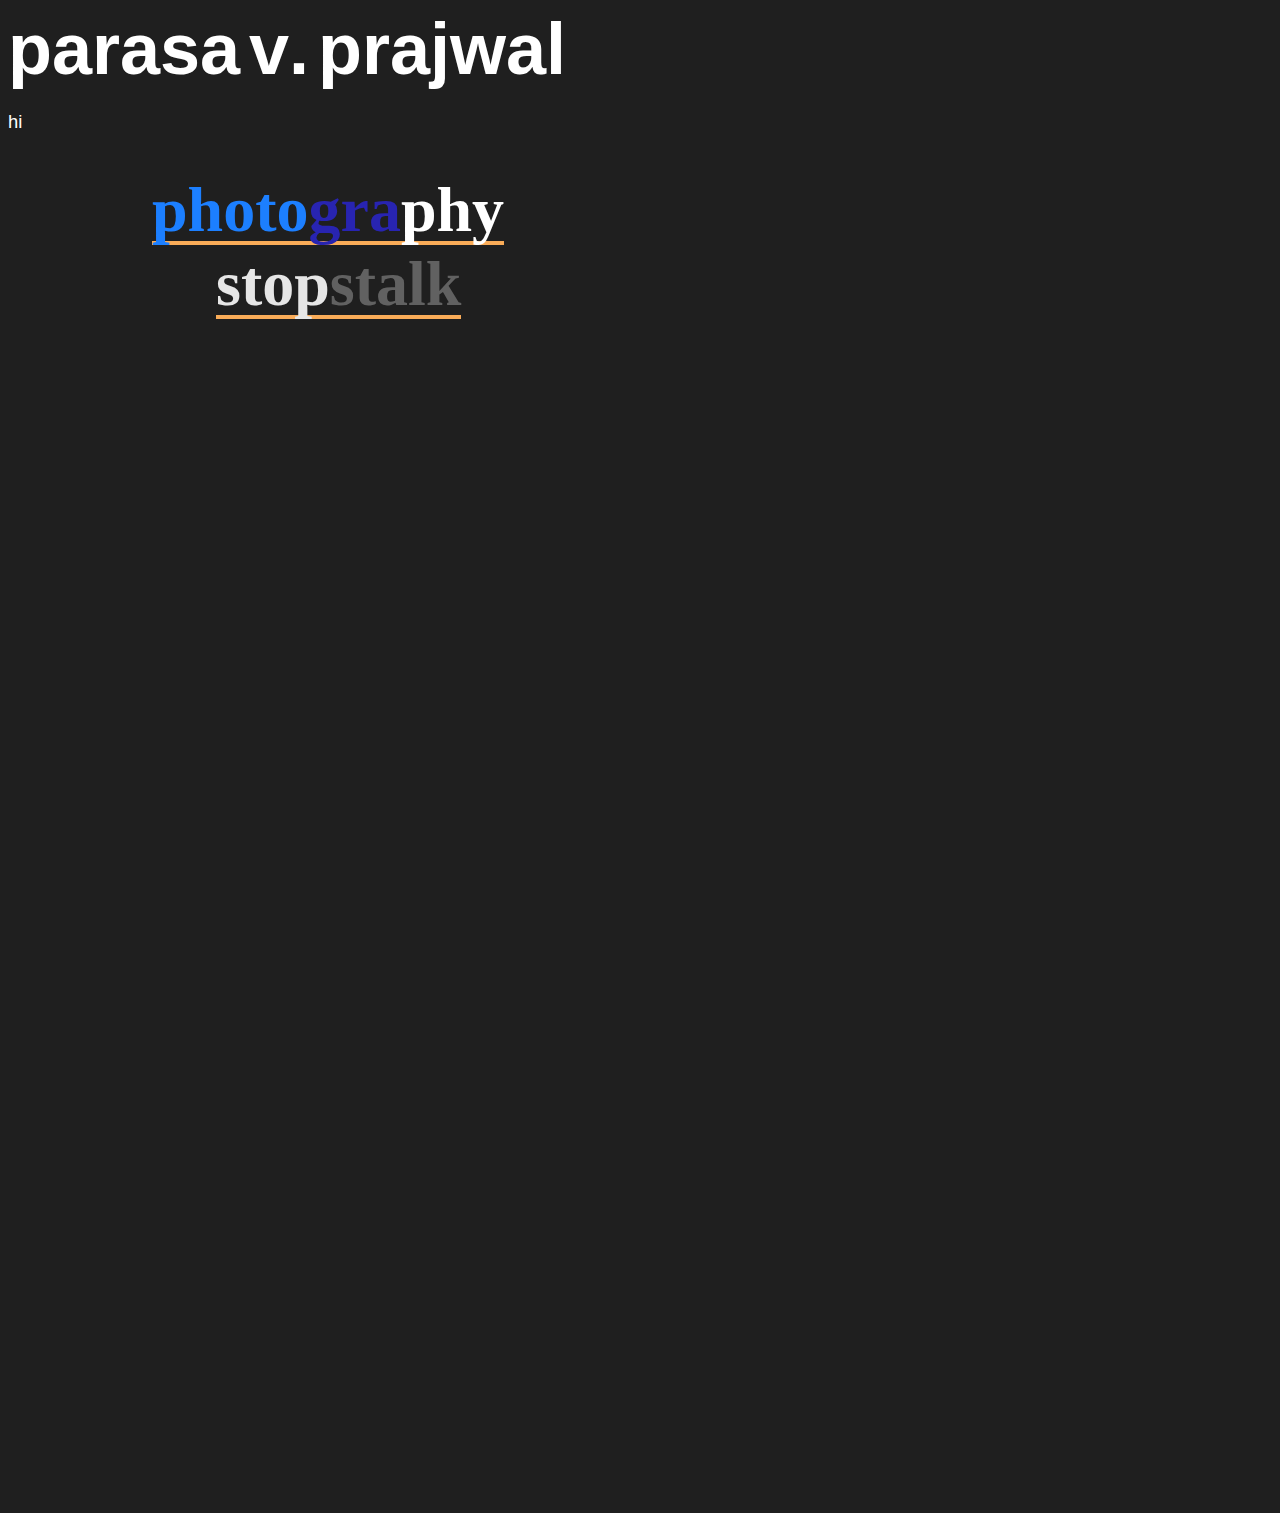
<file: index.html>
<!DOCTYPE HTML>
<html lang="en-US">
<head>
	<title>parasa v. prajwal</title>
	<link rel="stylesheet" href="style.css">
</head>
<body text="white" >
	<font size = 6>
		<nobr>p</nobr><nobr>a</nobr><nobr>r</nobr><nobr>a</nobr><nobr>s</nobr><nobr>a</nobr>
		<nobr>v</nobr><nobr>.</nobr>
		<nobr>p</nobr><nobr>r</nobr><nobr>a</nobr><nobr>j</nobr><nobr>w</nobr><nobr>a</nobr><nobr>l</nobr>
	</font>	
	<p>
		hi
	</p>

	<br>
	<font style="font-family:times;font-size:64px;">
		&ensp;&ensp;&ensp;&ensp;
		<a href="photography.html" style="text-decoration:none;" class = "hvr-grow">
			<font color="#1C7FFF">photo</font><font color="#2824B1">gra</font><font color="WHITE">phy</font></a>
		<br>
		&ensp;&ensp;&ensp;&ensp;&ensp;&nbsp;&nbsp;
		<a href="https://www.stopstalk.com/user/profile/pvpwarrior" target="_blank" style="text-decoration:none;">
			<font color="#E6E6E6">stop</font><font color="#616161">stalk</font></a>
		<br>
		&ensp;&ensp;&ensp;&ensp;&ensp;&ensp;&ensp;&ensp;&ensp;&ensp;
		<!-- <a href="contact.html" style="text-decoration:none;">
			<font color="#FF171A">co</font><font color="#FF5C00">n</font><font color="#00FF00">tac</font><font color="#C1C1C1">t</font>
		</a> -->
		<br>
		<br>
		<br>
		<br>
		<br>
		<br>
		<br>
		<br>

		<br>
		<br>
		<br>
		<br>
		<br>
		<br>
		<br>
		<br>
	</font>
</body>
</html>
</file>
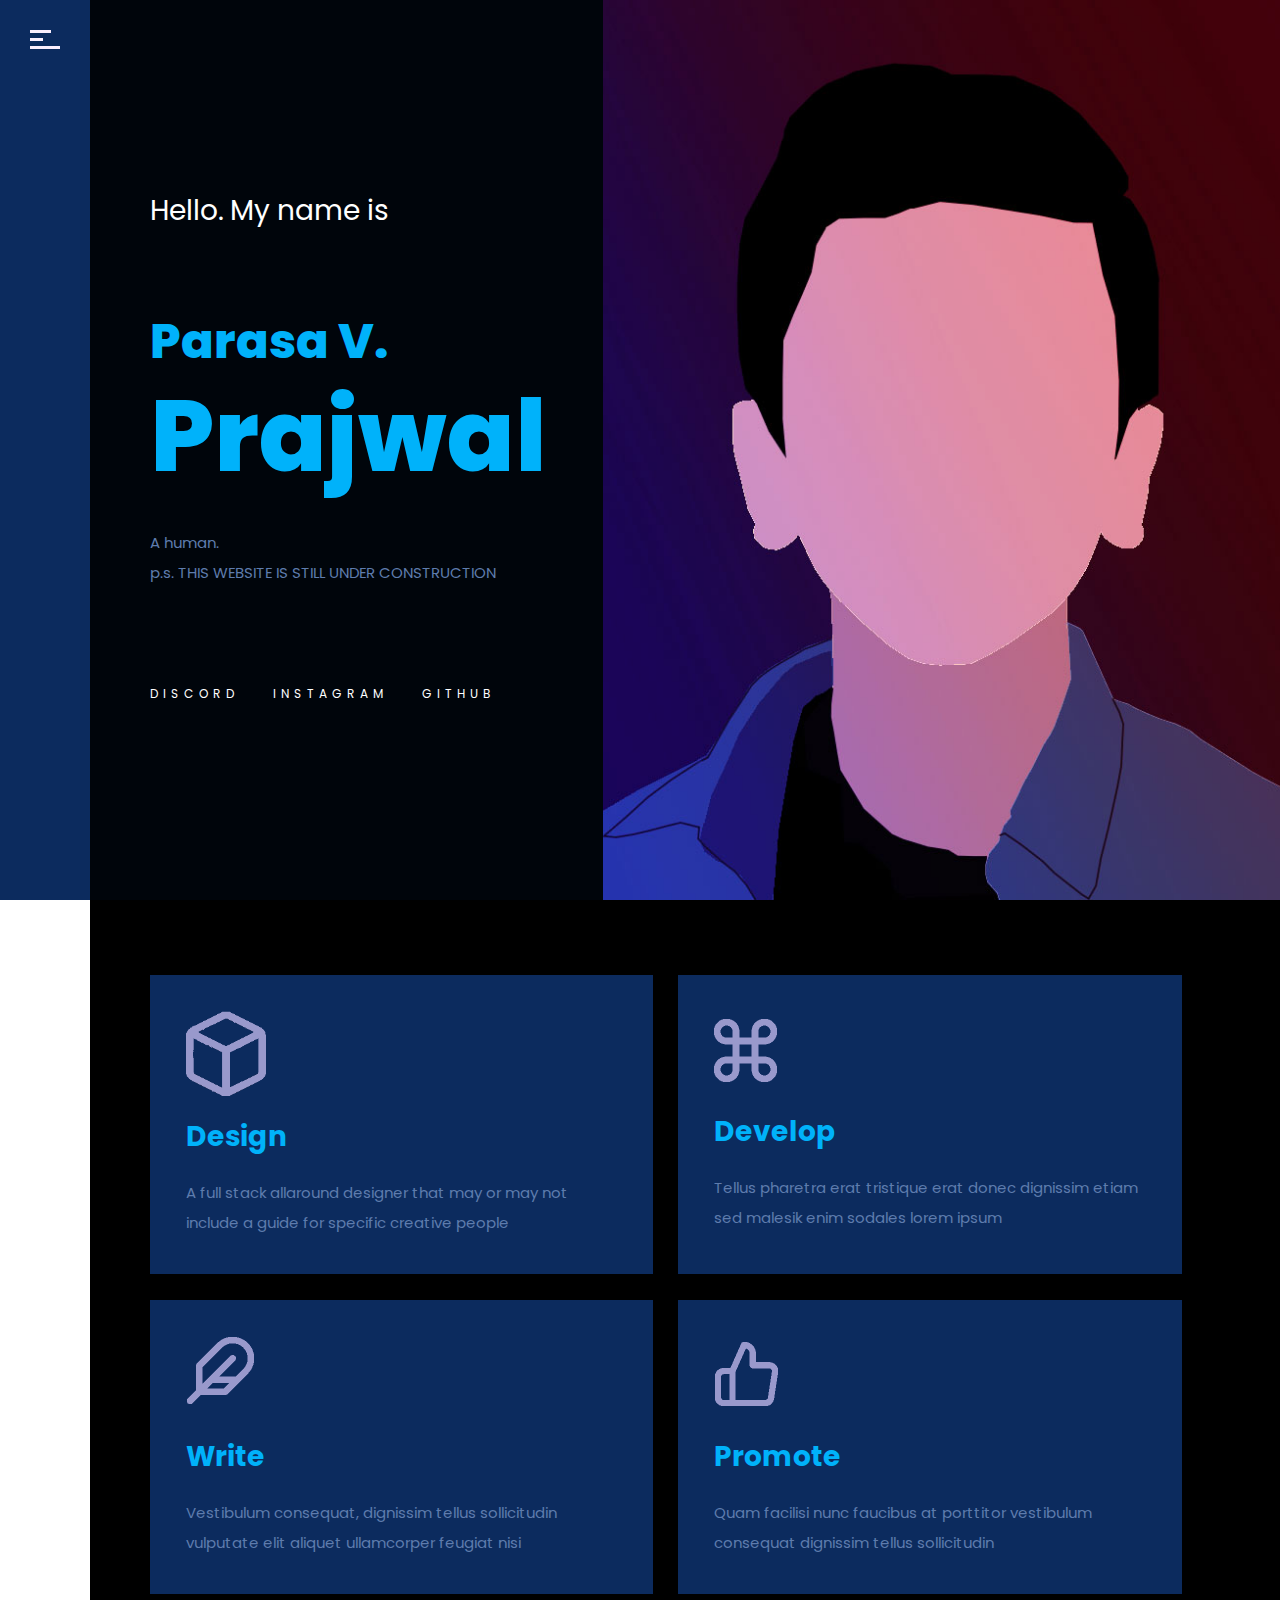
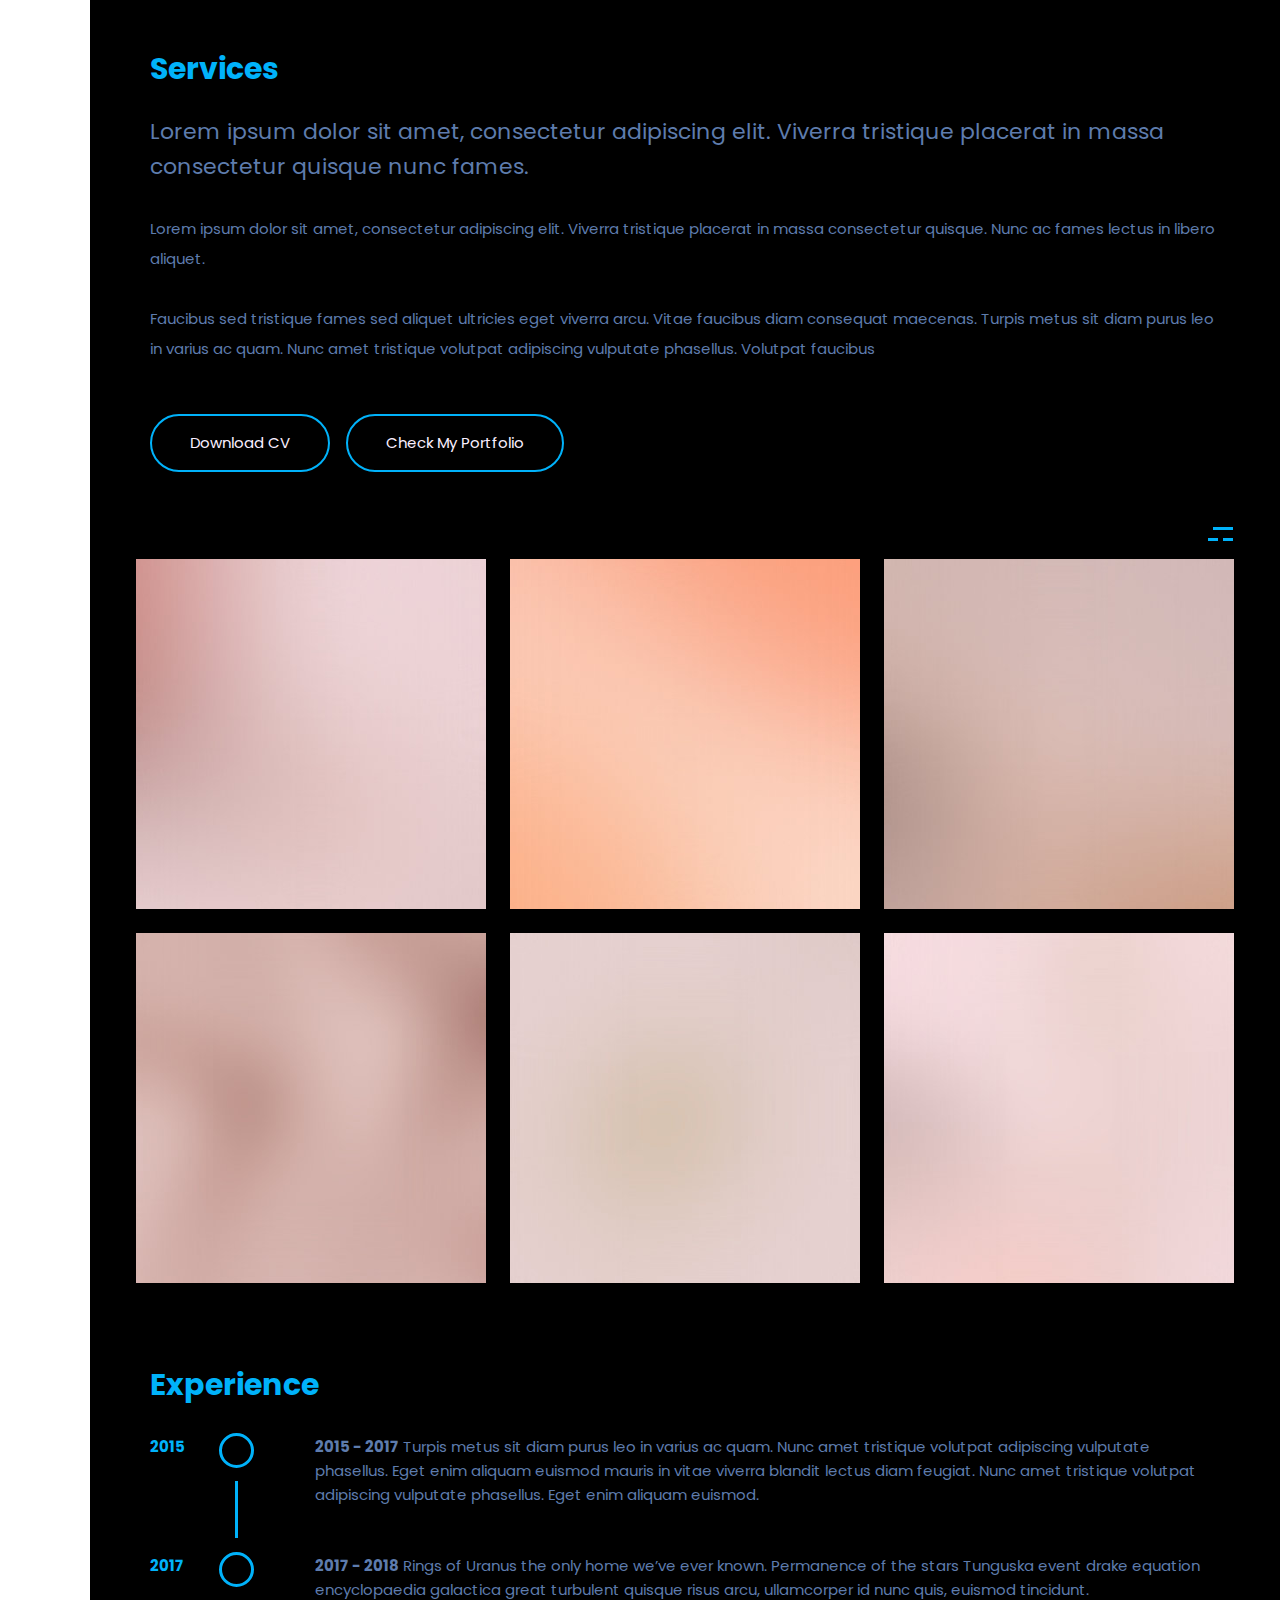
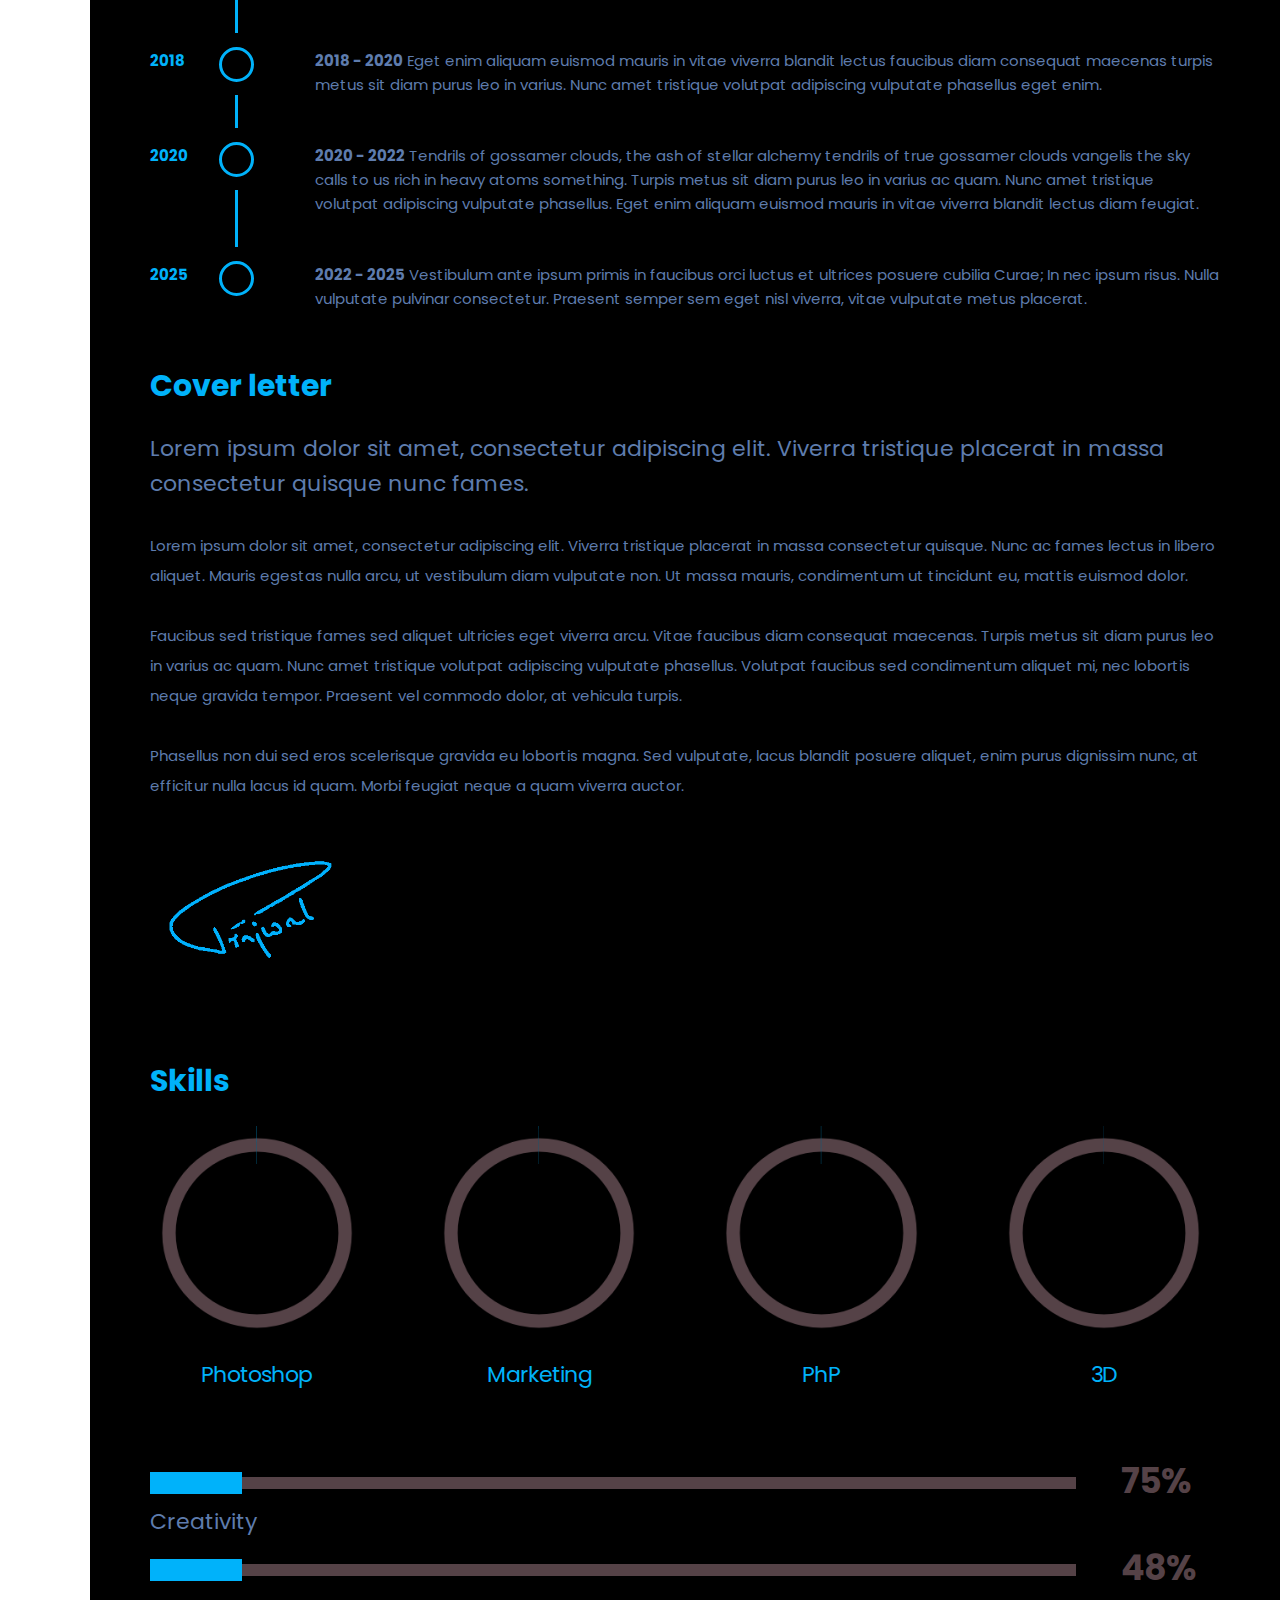
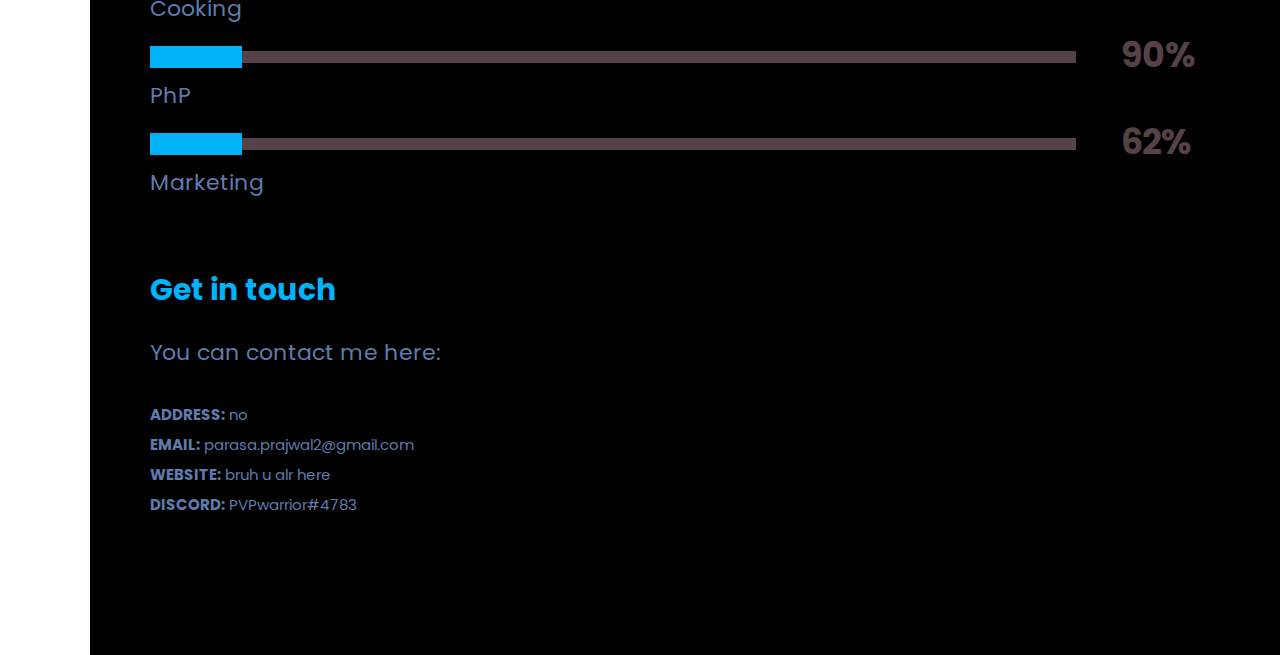
<file: fancy.html>
<!DOCTYPE HTML>
<html lang="en-US">
    <head>
        <title> Parasa V. Prajwal </title>
        <meta http-equiv="Content-Type" content="text/html; charset=UTF-8">
        <meta name="author" content="Parasa V. Prajwal" />
        <meta name="viewport" content="width=device-width, initial-scale=1, shrink-to-fit=no">

        <link rel="shortcut icon" href="images/favicon.ico" />      
        <link href='https://fonts.googleapis.com/css?family=Poppins:400,700,800' rel='stylesheet' type='text/css'>	             
        <link rel="stylesheet" type="text/css"  href='style1.css' />

        <!--[if lt IE 9]>
                <script src="js/html5.js"></script>            
                <script src="js/respond.min.js"></script>                   
        <![endif]-->                
    </head>

    <body>

        <!-- Preloader Gif -->
        <div class="doc-loader">
            <img src="images/preloader.gif" alt="Loading">
        </div>

        <div id="content" class="site-content">

            <div class="content-left">
                <div class="content-left-wrapper">                     
                    <header>
                        <div class="toggle-holder">
                            <div id="toggle">
                                <div class="menu-line"></div>
                            </div>
                        </div>  

                        <div class="top-pagination">
                            <div class="current-num">
                                <span>01</span>                                    
                            </div>
                            <div class="pagination-div"></div>
                            <div class="total-pages-num"></div>
                        </div>

                        <div class="menu-holder">
                            <div class="menu-wrapper relative">                                 
                                <nav id="header-main-menu">
                                    <ul class="main-menu sm sm-clean">
                                        <li><a href="#home">Home</a></li>
                                        <li><a href="#service">Service</a></li>
                                        <li><a href="#portfolio">Portfolio</a></li>                                  
                                        <li><a href="#resume">Resume</a></li>                                  
                                        <li><a href="#skills">Skills</a></li>                                  
                                        <li><a href="#contact">Contact</a></li>                                  
                                    </ul>
                                </nav>                            
                            </div>
                        </div>               

                        <div class="my-info-wrapper">
                            <div class="my-info">
                                <p class="my-info-title">NAME</p>
                                <p class="my-info-content">Parasa V. Prajwal</p>
                            </div>

                            <div class="my-info">
                                <p class="my-info-title">ROLE</p>
                                <p class="my-info-content">Student</p>
                            </div>

                            <div class="my-info">
                                <p class="my-info-title">EMAIL</p>
                                <p class="my-info-content">parasa.prajwal2@gmail.com</p>
                            </div>

                            <div class="my-info">
                                <p class="my-info-title">PHONE</p>
                                <p class="my-info-content"></p>
                            </div>

                            <img class="my-info-signature" src="images/signature.png" alt="" />  
                        </div>   

                        <div class="big-num">                              
                            <div class="current-big-num">01</div>
                            <div class="icon-scroll"></div>  
                        </div>
                    </header>
                </div>        

            </div>

            <div class="content-right">  
                <div class="content-right-wrapper">
                    
                    <!-- Home Section -->  
                    <div id="home" class="section full-width-section">
                        <div class="section-wrapper block">
                            <div class="home-left-part">
                                <p class="site-des">Hello. My name is</p>
                                <h1 class="entry-title"><font size="7">Parasa V.</font> Prajwal</h1>                                
                                <p class="site-info">
                                    A human. <br>
                                    p.s. THIS WEBSITE IS STILL UNDER CONSTRUCTION 
                                </p>

                                <div class="social-links">
                                    <a href="https://discord.gg/ayZ9Am3tUS" target="_blank">DISCORD</a>
                                    <a href="https://www.instagram.com/parasaprajwal/" target="_blank">INSTAGRAM</a>
                                    <a href="https://github.com/pvpwarrior" target="_blank">GITHUB</a>
                                </div>

                            </div>                            
                            <div class="home-right-part">                                
                            </div>                            
                        </div>
                    </div>

                    <!-- Service Section -->  
                    <div id="service" class="section">                        
                        <div class="section-wrapper block">
                            <div class="content-1300">
                                <div class="row">
                                    <div class="one-half width-55">
                                        <div class="services-wrapper">
                                            <div class="service-holder">
                                                <img src="images/service1.png" alt="" />
                                                <h4 class="service-title">Design</h4>
                                                <div class="service-text">
                                                    A full stack allaround designer that may or may not include a guide for specific creative people
                                                </div>                                        
                                            </div>                               

                                            <div class="service-holder m-right-0">
                                                <img src="images/service2.png" alt="" />
                                                <h4 class="service-title">Develop</h4>
                                                <div class="service-text">
                                                    Tellus pharetra erat tristique erat donec dignissim etiam sed malesik enim sodales lorem ipsum
                                                </div>                                        
                                            </div>                                

                                            <div class="service-holder m-bottom-0">
                                                <img src="images/service3.png" alt="" />
                                                <h4 class="service-title">Write</h4>
                                                <div class="service-text">
                                                    Vestibulum consequat, dignissim tellus sollicitudin vulputate elit aliquet ullamcorper feugiat nisi
                                                </div>                                        
                                            </div>

                                            <div class="service-holder m-right-0 m-bottom-0">
                                                <img src="images/service4.png" alt="" />
                                                <h4 class="service-title">Promote</h4>
                                                <div class="service-text">
                                                    Quam facilisi nunc faucibus at porttitor vestibulum consequat dignissim tellus sollicitudin
                                                </div>                                        
                                            </div>
                                        </div>
                                    </div>

                                    <div class="one-half width-40 last">                                
                                        <h2 class="entry-title section-title">Services</h2>
                                        <p class="section-info">
                                            Lorem ipsum dolor sit amet, consectetur adipiscing elit. Viverra tristique placerat in massa consectetur quisque nunc fames.
                                        </p>
                                        <p>
                                            Lorem ipsum dolor sit amet, consectetur adipiscing elit. Viverra tristique placerat in massa consectetur quisque. Nunc ac fames lectus in libero aliquet. 
                                        </p>
                                        <p>
                                            Faucibus sed tristique fames sed aliquet ultricies eget viverra arcu. Vitae faucibus diam consequat maecenas. Turpis metus sit diam purus leo in varius ac quam. Nunc amet tristique volutpat adipiscing vulputate phasellus. Volutpat faucibus 
                                        </p>

                                        <div class="button-group-wrapper">
                                            <a class="button">Download CV</a> 
                                            <a href="#portfolio" class="button">Check My Portfolio</a>                                                                   
                                        </div>
                                    </div>                                                                    
                                </div>
                            </div>
                        </div>
                    </div>

                    <!-- Portfolio Section -->  
                    <div id="portfolio" class="section">                        
                        <div class="section-wrapper block">
                            <div class="content-1300">
                                <div id="portfolio-wrapper" class="relative">
                                    <div class="category-filter">
                                        <div class="category-filter-icon"></div>                       
                                    </div>
                                    <div class="category-filter-list button-group filters-button-group">
                                        <div class="button is-checked" data-filter="*">All</div>
                                        <div class="button" data-filter=".text">Text</div>
                                        <div class="button" data-filter=".video">Video</div>
                                        <div class="button" data-filter=".image">Image</div>                                        
                                    </div>
                                    <div class="portfolio-load-content-holder"></div>
                                    <div class="grid" id="portfolio-grid">                                                            
                                        <div class="grid-sizer"></div>

                                        <div id="p-item-1" class="grid-item element-item p-one-third text">
                                            <a class="item-link ajax-portfolio" href="portfolio-1.html" data-id="1">
                                                <img src="images/portfolio1.jpg" alt="" />
                                                <div class="portfolio-text-holder">
                                                    <div class="portfolio-text-wrapper">
                                                        <p class="portfolio-text">Home</p>
                                                        <p class="portfolio-cat">Text</p>
                                                    </div>
                                                </div>
                                            </a>
                                        </div>

                                        <div id="p-item-2" class="grid-item element-item p-one-third text">
                                            <a class="item-link ajax-portfolio" href="portfolio-2.html" data-id="2">
                                                <img src="images/portfolio2.jpg" alt="" />
                                                <div class="portfolio-text-holder">
                                                    <div class="portfolio-text-wrapper">
                                                        <p class="portfolio-text">Stairways</p>
                                                        <p class="portfolio-cat">Text</p>
                                                    </div>
                                                </div>
                                            </a>
                                        </div>

                                        <div id="p-item-3" class="grid-item element-item p-one-third text">
                                            <a class="item-link ajax-portfolio" href="portfolio-3.html" data-id="3">
                                                <img src="images/portfolio3.jpg" alt="" />
                                                <div class="portfolio-text-holder">
                                                    <div class="portfolio-text-wrapper">
                                                        <p class="portfolio-text">Sneakers</p>
                                                        <p class="portfolio-cat">Text</p>
                                                    </div>
                                                </div>
                                            </a>
                                        </div>

                                        <div class="grid-item element-item p-one-third video">
                                            <a class="item-link" href="https://vimeo.com/199192931" data-rel="prettyPhoto[portfolio]">
                                                <img src="images/portfolio4.jpg" alt="" />
                                                <div class="portfolio-text-holder">
                                                    <div class="portfolio-text-wrapper">
                                                        <p class="portfolio-text">Design</p>
                                                        <p class="portfolio-cat">Video</p>
                                                    </div>
                                                </div>
                                            </a>
                                        </div>

                                        <div class="grid-item element-item p-one-third image">
                                            <a class="item-link" href="images/item_03.jpg" data-rel="prettyPhoto[portfolio]">
                                                <img src="images/portfolio5.jpg" alt="" />
                                                <div class="portfolio-text-holder">
                                                    <div class="portfolio-text-wrapper">
                                                        <p class="portfolio-text">Leaf</p>
                                                        <p class="portfolio-cat">Image</p>
                                                    </div>
                                                </div>
                                            </a>
                                        </div>

                                        <div class="grid-item element-item p-one-third image">
                                            <a class="item-link" href="images/item_02.jpg" data-rel="prettyPhoto[portfolio]">
                                                <img src="images/portfolio6.jpg" alt="" />
                                                <div class="portfolio-text-holder">
                                                    <div class="portfolio-text-wrapper">
                                                        <p class="portfolio-text">Bottle</p>
                                                        <p class="portfolio-cat">Image</p>
                                                    </div>
                                                </div>
                                            </a>
                                        </div>

                                    </div>                
                                </div>   
                            </div>
                        </div>
                    </div>

                    <!-- Resume Section -->  
                    <div id="resume" class="section">                        
                        <div class="section-wrapper block">
                            <div class="content-1300">  
                                <div class="row">
                                    <div class="one-half width-55">
                                        <h2 class="entry-title section-title">Experience</h2>

                                        <ul class="timeline-holder">                                        
                                            <li class="timeline-event">
                                                <span class="timeline-circle"></span>
                                                <div class="timeline-event-content">
                                                    <b>2015 - 2017</b> Turpis metus sit diam purus leo in varius ac quam. Nunc amet tristique volutpat adipiscing vulputate phasellus. Eget enim aliquam euismod mauris in vitae viverra blandit lectus diam feugiat. Nunc amet tristique volutpat adipiscing vulputate phasellus. Eget enim aliquam euismod.
                                                </div>
                                                <div class="timeline-event-date">2015</div>
                                            </li>

                                            <li class="timeline-event">
                                                <span class="timeline-circle"></span>
                                                <div class="timeline-event-content">                                    
                                                    <b>2017 - 2018</b> Rings of Uranus the only home we’ve ever known. Permanence of the stars Tunguska event drake equation encyclopaedia galactica great turbulent quisque risus arcu, ullamcorper id nunc quis, euismod tincidunt.
                                                </div>
                                                <div class="timeline-event-date">2017</div>
                                            </li>

                                            <li class="timeline-event">
                                                <span class="timeline-circle"></span>
                                                <div class="timeline-event-content">
                                                    <b>2018 - 2020</b> Eget enim aliquam euismod mauris in vitae viverra blandit lectus faucibus diam consequat maecenas turpis metus sit diam purus leo in varius. Nunc amet tristique volutpat adipiscing vulputate phasellus eget enim.
                                                </div>
                                                <div class="timeline-event-date">2018</div>
                                            </li>

                                            <li class="timeline-event">
                                                <span class="timeline-circle"></span>
                                                <div class="timeline-event-content">
                                                    <b>2020 - 2022</b> Tendrils of gossamer clouds, the ash of stellar alchemy tendrils of true gossamer clouds vangelis the sky calls to us rich in heavy atoms something. Turpis metus sit diam purus leo in varius ac quam. Nunc amet tristique volutpat adipiscing vulputate phasellus. Eget enim aliquam euismod mauris in vitae viverra blandit lectus diam feugiat.
                                                </div>
                                                <div class="timeline-event-date">2020</div>
                                            </li>                                           

                                            <li class="timeline-event">
                                                <span class="timeline-circle"></span>
                                                <div class="timeline-event-content">
                                                    <b>2022 - 2025</b> Vestibulum ante ipsum primis in faucibus orci luctus et ultrices posuere cubilia Curae; In nec ipsum risus. Nulla vulputate pulvinar consectetur. Praesent semper sem eget nisl viverra, vitae vulputate metus placerat. 
                                                </div>
                                                <div class="timeline-event-date">2025</div>
                                            </li>                                           
                                        </ul>
                                    </div>

                                    <div class="one-half width-40 last">
                                        <h2 class="entry-title section-title">Cover letter</h2>
                                        <p class="section-info">
                                            Lorem ipsum dolor sit amet, consectetur adipiscing elit. Viverra tristique placerat in massa consectetur quisque nunc fames.
                                        </p>
                                        <p>
                                            Lorem ipsum dolor sit amet, consectetur adipiscing elit. Viverra tristique placerat in massa consectetur quisque. Nunc ac fames lectus in libero aliquet.  Mauris egestas nulla arcu, ut vestibulum diam vulputate non. Ut massa mauris, condimentum ut tincidunt eu, mattis euismod dolor.
                                        </p>
                                        <p>
                                            Faucibus sed tristique fames sed aliquet ultricies eget viverra arcu. Vitae faucibus diam consequat maecenas. Turpis metus sit diam purus leo in varius ac quam. Nunc amet tristique volutpat adipiscing vulputate phasellus. Volutpat faucibus sed condimentum aliquet mi, nec lobortis neque gravida tempor. Praesent vel commodo dolor, at vehicula turpis.
                                        </p>

                                        <p>
                                            Phasellus non dui sed eros scelerisque gravida eu lobortis magna. Sed vulputate, lacus blandit posuere aliquet, enim purus dignissim nunc, at efficitur nulla lacus id quam. Morbi feugiat neque a quam viverra auctor. 
                                        </p>                                        

                                        <img class="my-signature" src="images/signature2.png" alt="">                                        
                                    </div>
                                </div>
                            </div>
                        </div>
                    </div>

                    <!-- Skills Section -->  
                    <div id="skills" class="section">                        
                        <div class="section-wrapper block">
                            <div class="content-1300"> 
                                <div class="row m-bottom-60">
                                    <h2 class="entry-title section-title">Skills</h2>

                                    <div class="skill-circle-holder">
                                        <div class="skill-circle">
                                            <div class="skill-circle-wrapper relative" data-value="0.82" data-color="#00B2FA" data-empty-color="#554247">
                                                <span class="skill-circle-num"></span>                                            
                                            </div>
                                            <p class="skill-circle-text">Photoshop</p>
                                        </div>

                                        <div class="skill-circle">
                                            <div class="skill-circle-wrapper relative" data-value="0.6" data-color="#00B2FA" data-empty-color="#554247">
                                                <span class="skill-circle-num"></span>                                            
                                            </div>
                                            <p class="skill-circle-text">Marketing</p>
                                        </div>                                

                                        <div class="skill-circle">
                                            <div class="skill-circle-wrapper relative" data-value="0.75" data-color="#00B2FA" data-empty-color="#554247">
                                                <span class="skill-circle-num"></span>                                            
                                            </div>
                                            <p class="skill-circle-text">PhP</p>
                                        </div>

                                        <div class="skill-circle">
                                            <div class="skill-circle-wrapper relative" data-value="0.31" data-color="#00B2FA" data-empty-color="#554247">
                                                <span class="skill-circle-num"></span>                                            
                                            </div>
                                            <p class="skill-circle-text">3D</p>
                                        </div>
                                    </div>                                    
                                </div>


                                <div class="row">
                                    <div class="one-half">                                    
                                        <div class="skills-holder">
                                            <div class="skill-holder">                                        
                                                <div class="skill-text">                                            
                                                    <div class="skill">
                                                        <div class="skill-fill" data-fill="75%"></div>                                                    
                                                    </div>              
                                                    <span>Creativity</span>
                                                </div>                
                                                <div class="skill-percent">75%</div>
                                            </div>

                                            <div class="skill-holder">                                        
                                                <div class="skill-text">                                            
                                                    <div class="skill">
                                                        <div class="skill-fill" data-fill="48%"></div>                                                   
                                                    </div>              
                                                    <span>Cooking</span>
                                                </div>                                            
                                                <div class="skill-percent">48%</div>
                                            </div>
                                        </div>
                                    </div>

                                    <div class="one-half last">
                                        <div class="skills-holder sec-skills-holder">
                                            <div class="skill-holder">                                        
                                                <div class="skill-text">                                            
                                                    <div class="skill">
                                                        <div class="skill-fill" data-fill="90%"></div>                                                   
                                                    </div>                                                
                                                    <span>PhP</span>
                                                </div>                
                                                <div class="skill-percent">90%</div>
                                            </div>

                                            <div class="skill-holder">                                        
                                                <div class="skill-text">                                            
                                                    <div class="skill">
                                                        <div class="skill-fill" data-fill="62%"></div>                                                   
                                                    </div>              
                                                    <span>Marketing</span>
                                                </div>                
                                                <div class="skill-percent">62%</div>
                                            </div>                                    
                                        </div>
                                    </div>                                    
                                </div>                                
                            </div>                            
                        </div>
                    </div>          
                    
                    <!-- Contact Section -->  
                    <div id="contact" class="section">                        
                        <div class="section-wrapper block">
                            <div class="content-1300">   
                                <div class="row">
                                    <h2 class="entry-title section-title">Get in touch</h2>
                                    <div class="one-half width-40">

                                        <p class="section-info">
                                            You can contact me here:
                                        </p>
                                        <p>
                                            <b>ADDRESS:</b> no<br>
                                            <b>EMAIL:</b> parasa.prajwal2@gmail.com <br>
                                            <b>WEBSITE:</b> bruh u alr here <br>
                                            <b>DISCORD:</b> PVPwarrior#4783 <br>
                                        </p>
                                    </div> 
                                </div>
                            </div>
                        </div>
                    </div>

                </div>
            </div>            
        </div>        

        <!--Load JavaScript-->
        <script src="js/jquery.js"></script>			                                                               
        <script src='js/imagesloaded.pkgd.js'></script>                
        <script src='js/jquery.prettyPhoto.js'></script>                
        <script src='js/isotope.pkgd.js'></script>                
        <script src='js/jquery.smartmenus.min.js'></script>                           
        <script src='js/owl.carousel.min.js'></script>                                                            
        <script src='js/circle-progress.min.js'></script>                                                            
        <script src='js/main.js'></script>
    </body>
</html>
</file>
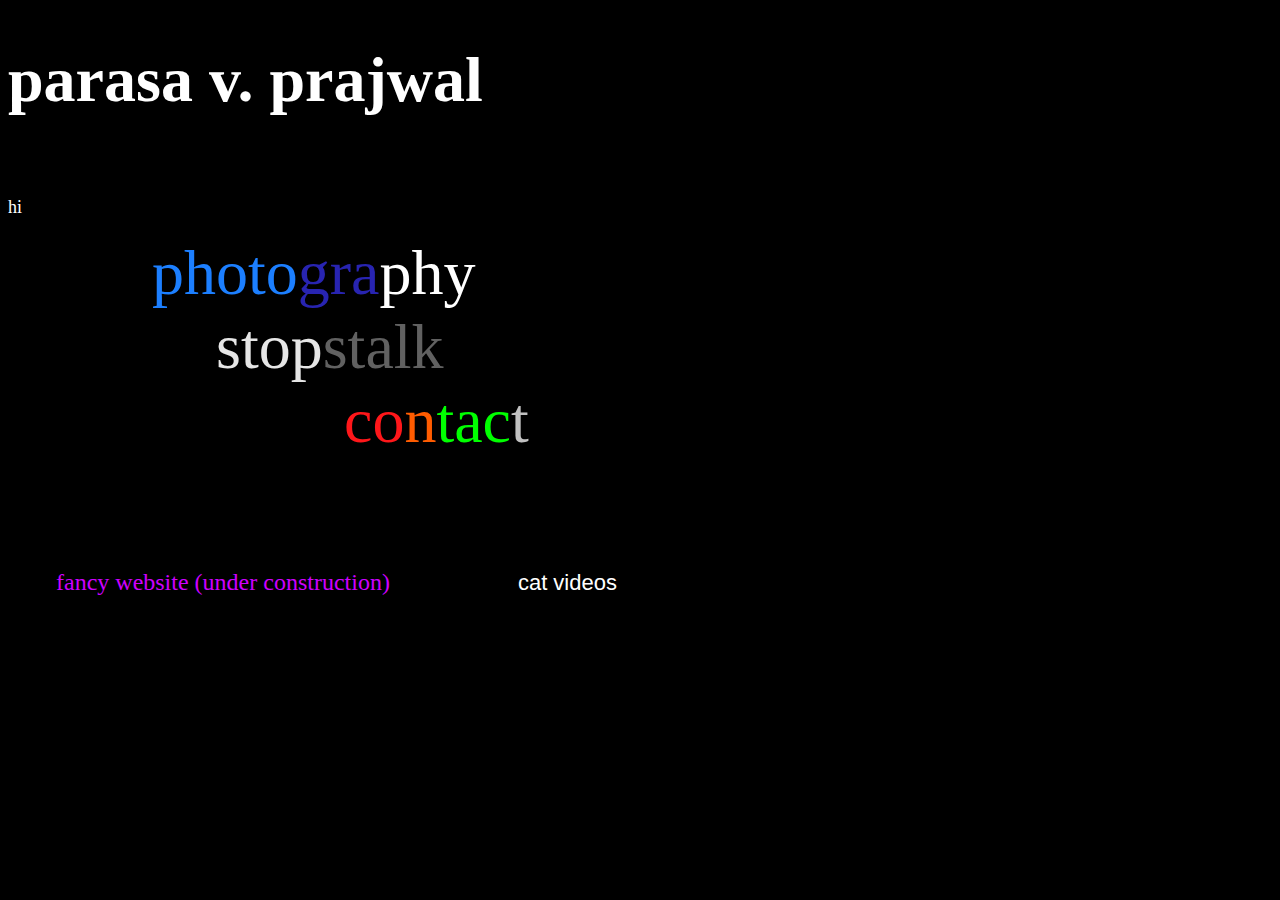
<file: index2.html>
<!DOCTYPE HTML>
<html lang="en-US">
<head>
	<title>parasa v. prajwal</title>
</head>
<body bgcolor="black" text="white" >
	<font size = 6><b>
		<h1> parasa v. prajwal </h1>
	</b></font>
	<br>
	<font size = 4>
		hi
	</font>
	<br>
	<br>
	<font style="font-family:times;font-size:64px;">
		&ensp;&ensp;&ensp;&ensp;
		<a href="photography.html" style="text-decoration:none;">
			<font color="#1C7FFF">photo</font><font color="#2824B1">gra</font><font color="WHITE">phy</font>
		</a>
		<br>
		&ensp;&ensp;&ensp;&ensp;&ensp;&ensp;
		<a href="https://www.stopstalk.com/user/profile/pvpwarrior" target="_blank" style="text-decoration:none;">
			<font color="#E6E6E6">stop</font><font color="#616161">stalk</font></a>
		<br>
		&ensp;&ensp;&ensp;&ensp;&ensp;&ensp;&ensp;&ensp;&ensp;&ensp;
		<a href="contact.html" style="text-decoration:none;">
			<font color="#FF171A">co</font><font color="#FF5C00">n</font><font color="#00FF00">tac</font><font color="#C1C1C1">t</font>
		</a>
		<br>
		<br>
		&ensp;
		<a href="fancy.html" style="text-decoration:none;">
			<font style="font-family:times;color:#CE00FF;font-size:24px;">fancy website (under construction)</font>
		</a>
		&ensp;&ensp;&ensp;
		<a href="https://www.youtube.com/watch?v=dQw4w9WgXcQ" target="_blank" style="text-decoration:none;">
			<font style="font-family:helvetica;color:white;font-size:22px;">cat videos</font>
		</a>
	</font>
</body>
</html>
</file>
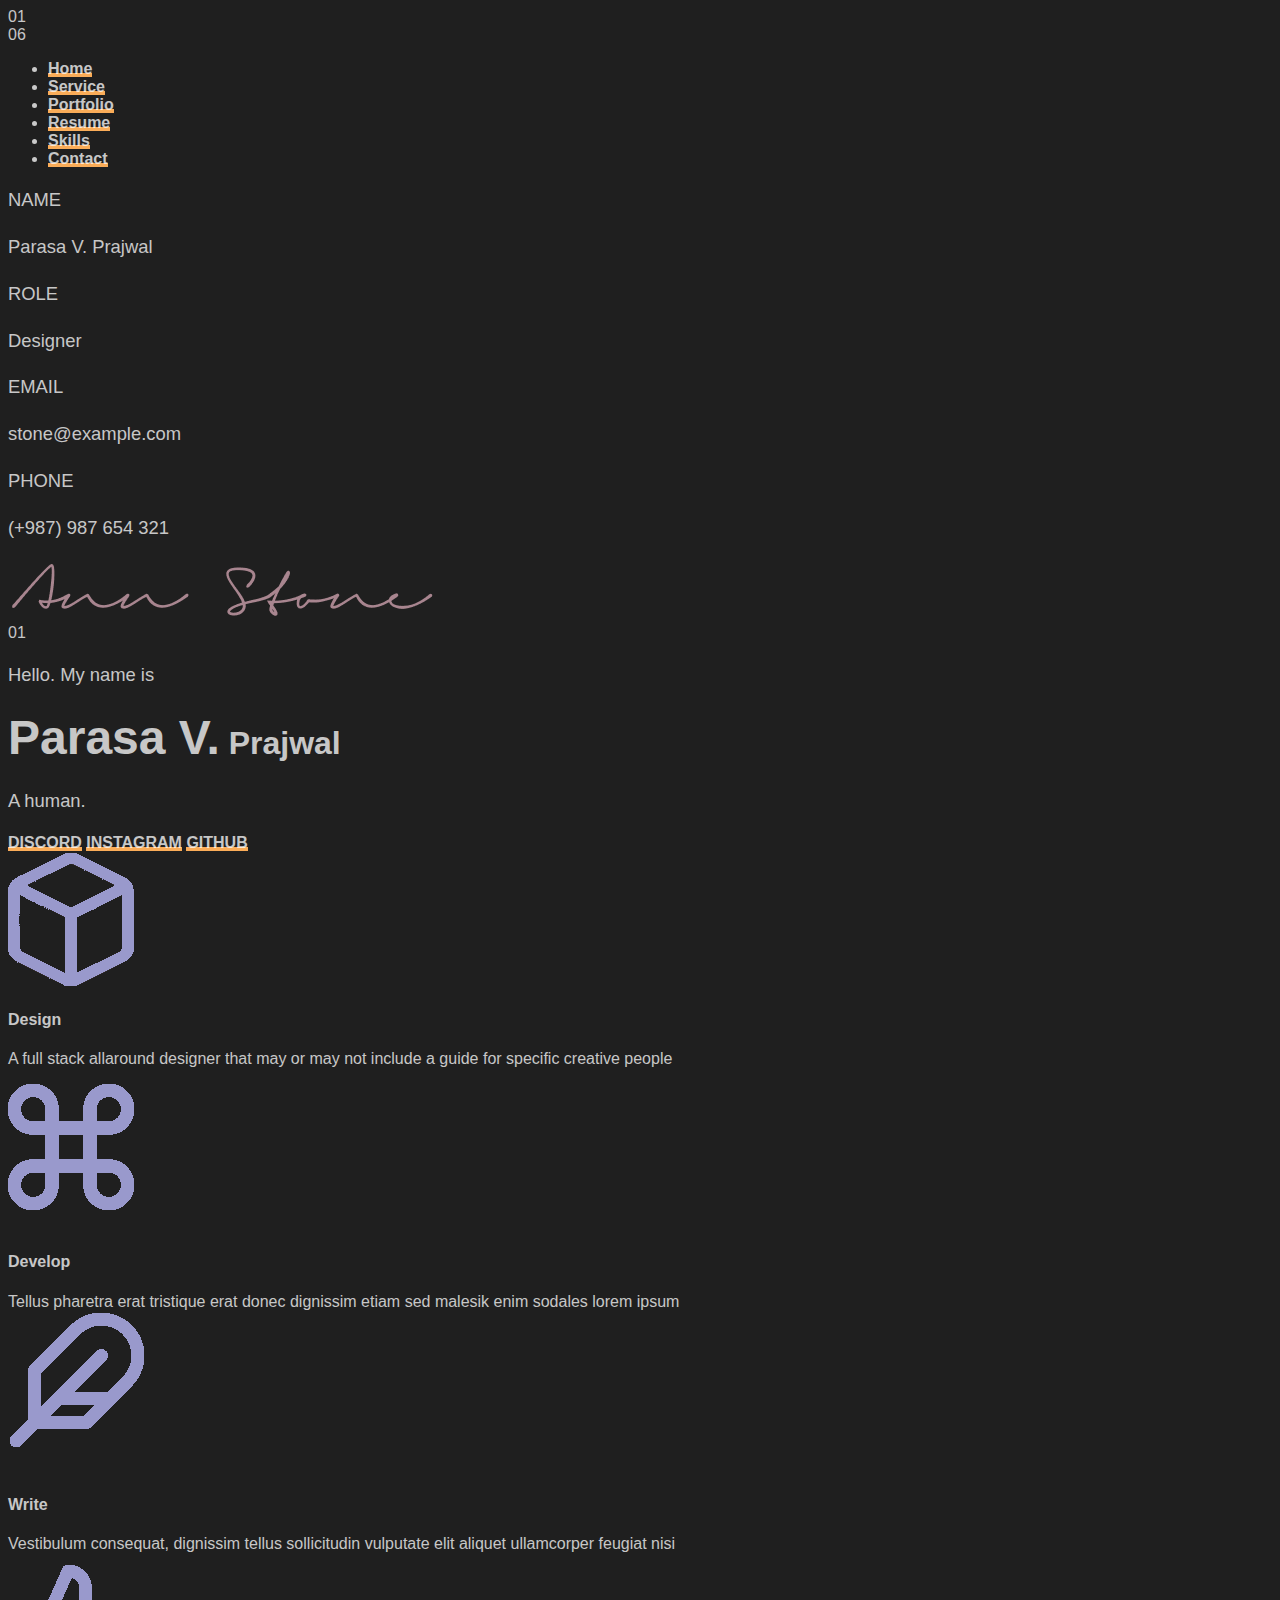
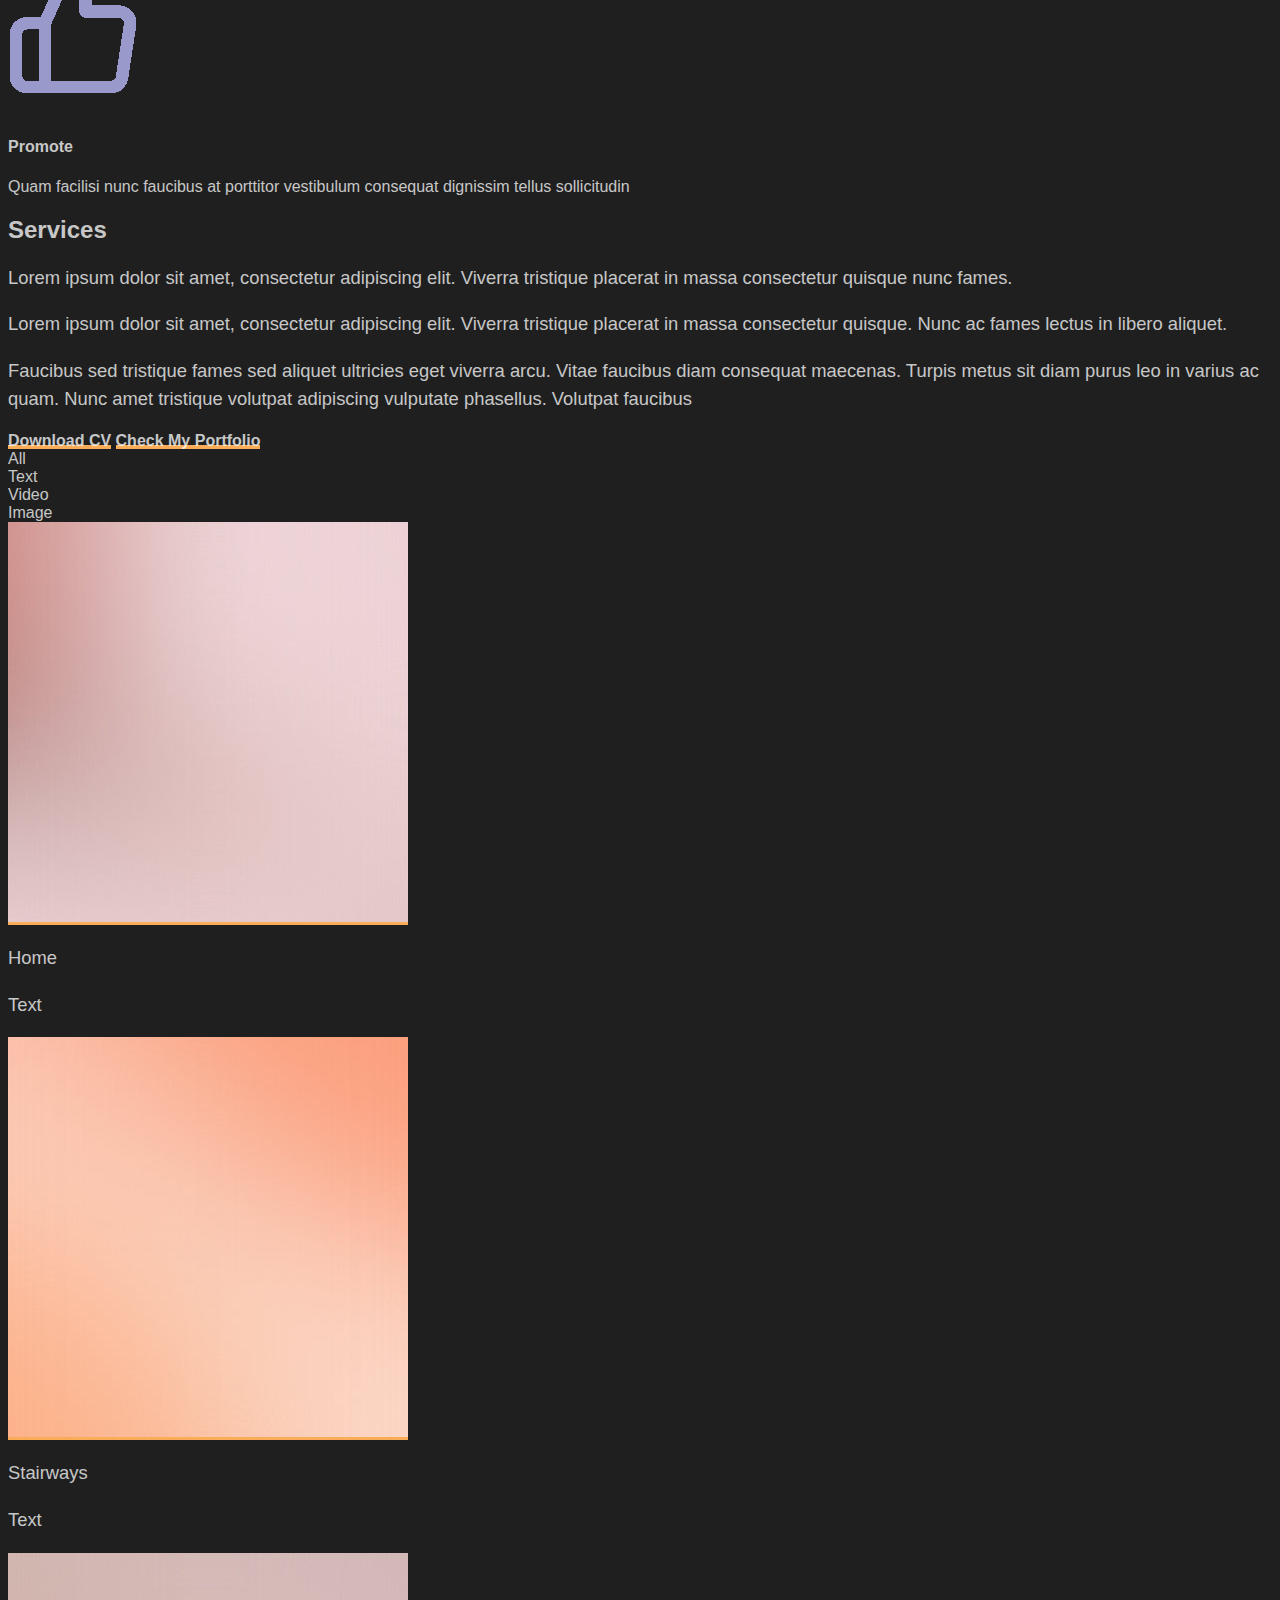
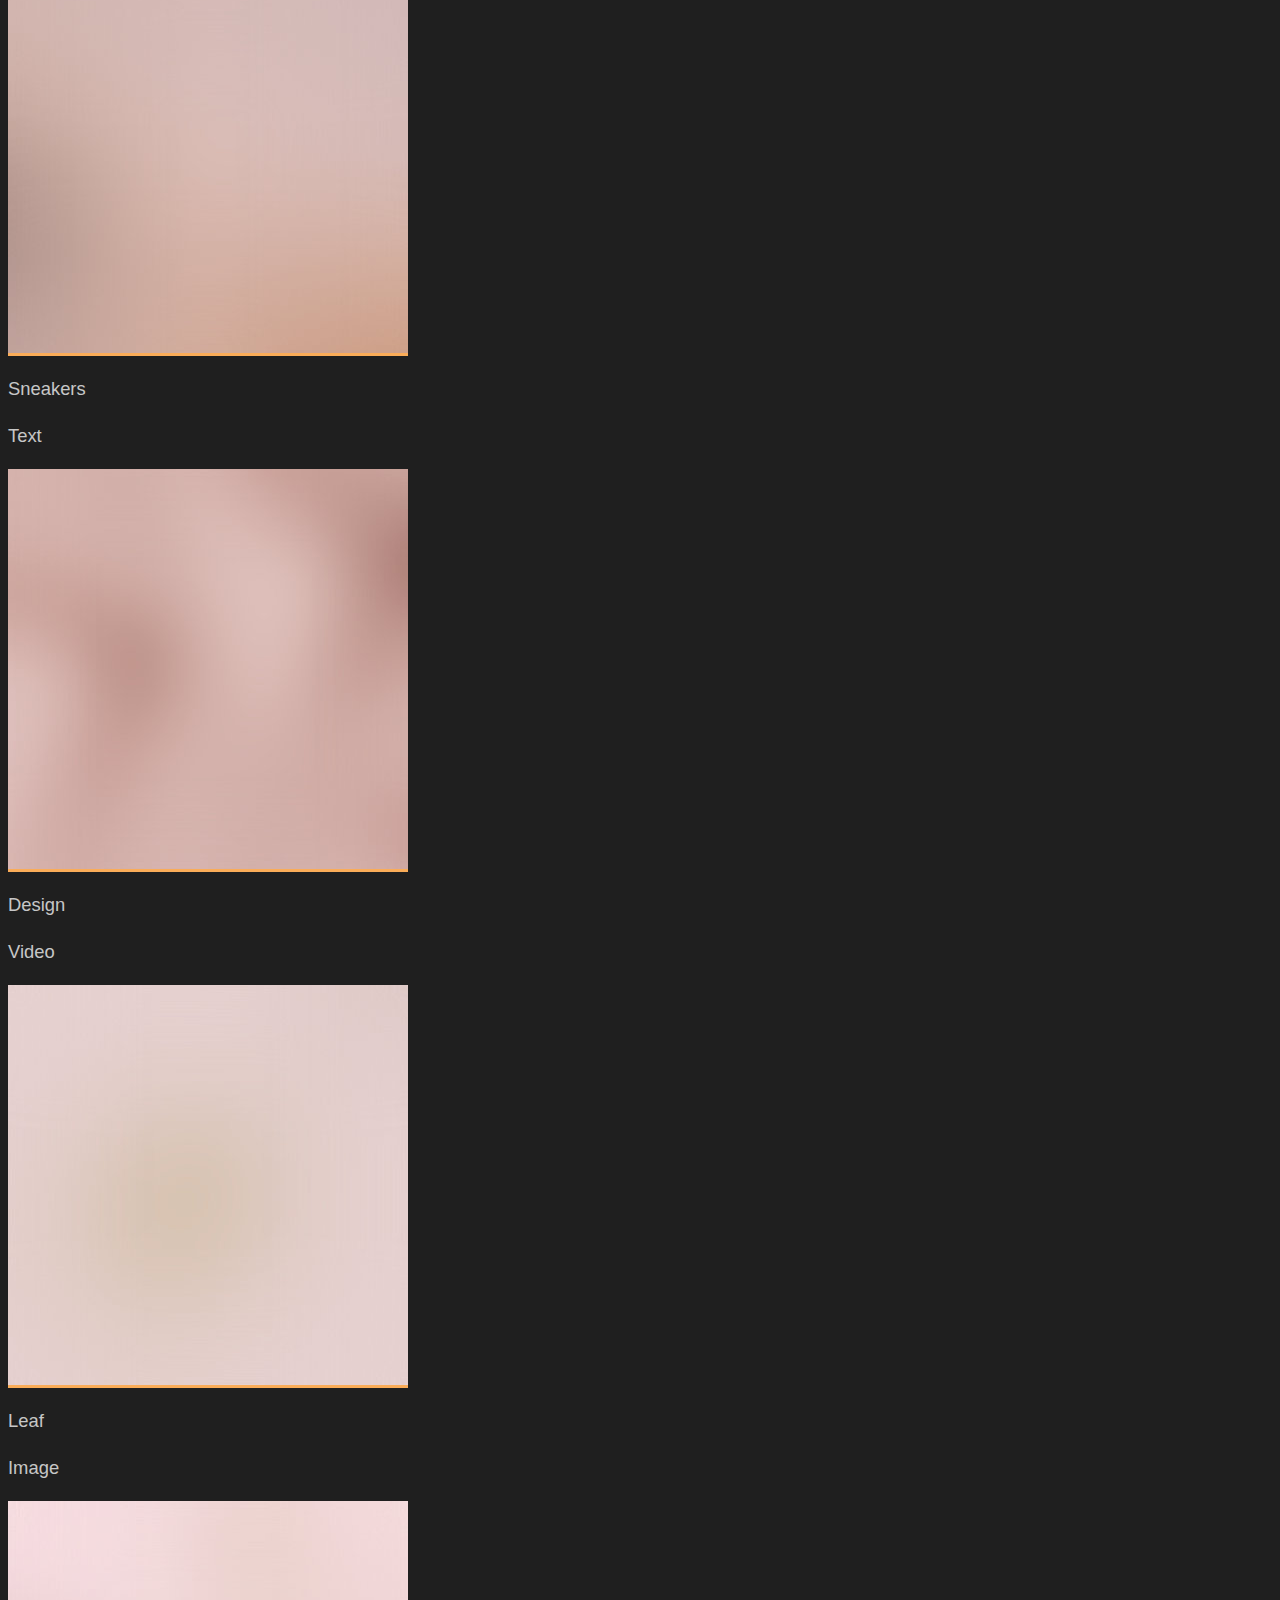
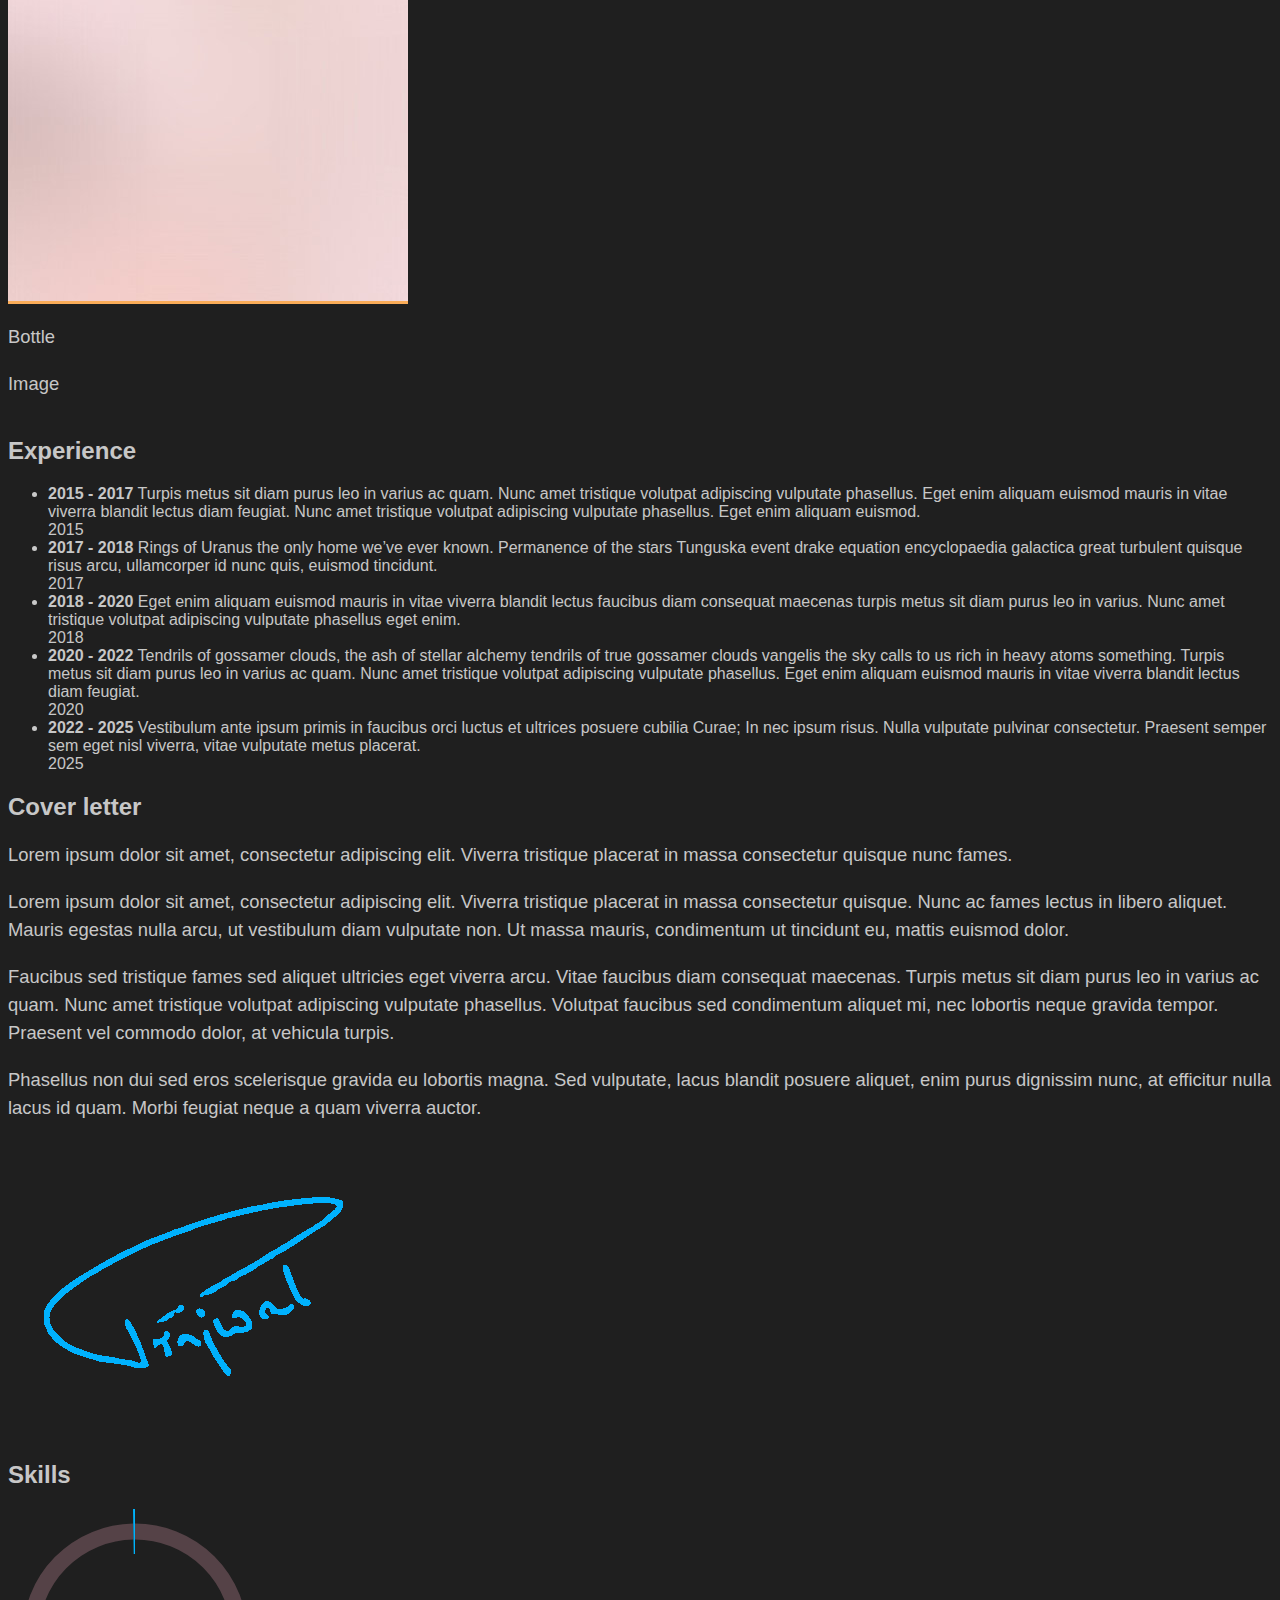
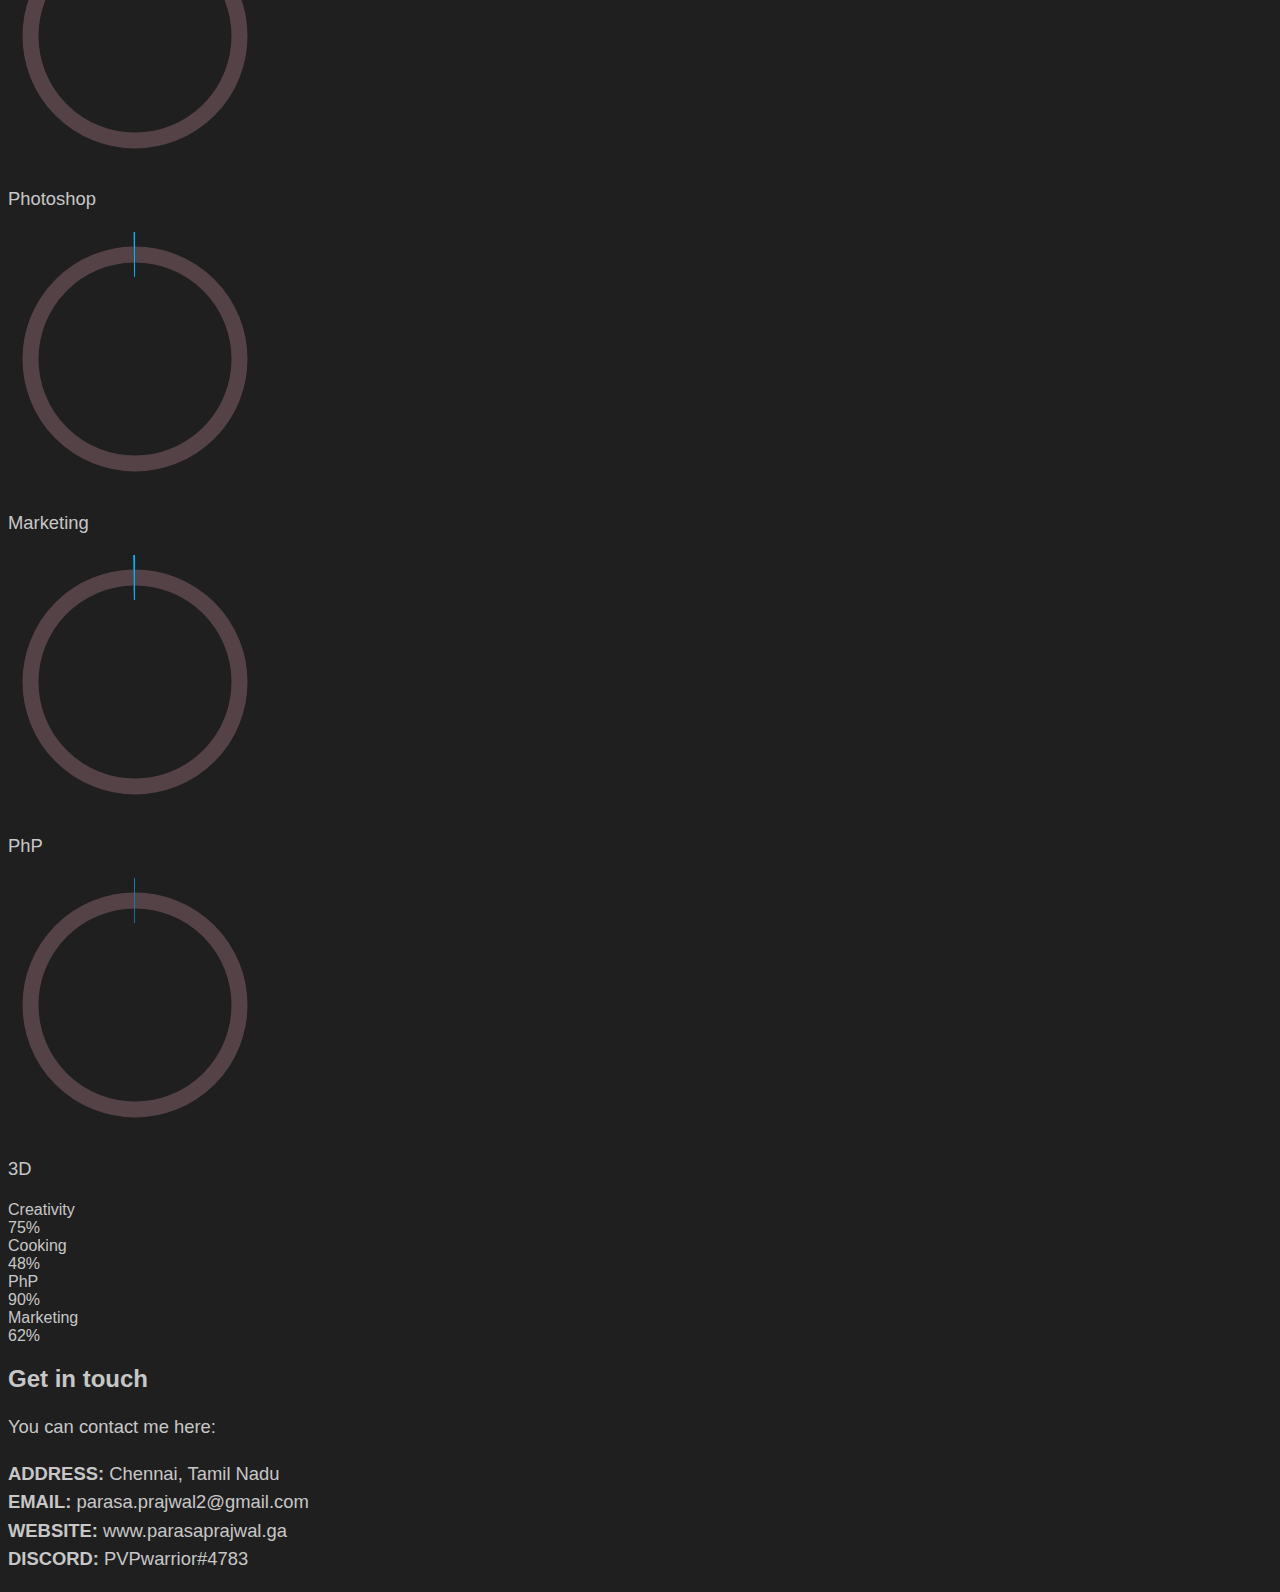
<file: index3.html>
<!DOCTYPE HTML>
<html lang="en-US">
    <head>
        <title> Parasa V. Prajwal </title>
        <meta http-equiv="Content-Type" content="text/html; charset=UTF-8">
        <meta name="author" content="Parasa V. Prajwal" />
        <meta name="viewport" content="width=device-width, initial-scale=1, shrink-to-fit=no">

        <link rel="shortcut icon" href="images/favicon.ico" />      
        <link href='https://fonts.googleapis.com/css?family=Poppins:400,700,800' rel='stylesheet' type='text/css'>	             
        <link rel="stylesheet" type="text/css"  href='style.css' />

        <!--[if lt IE 9]>
                <script src="js/html5.js"></script>            
                <script src="js/respond.min.js"></script>                   
        <![endif]-->                
    </head>

    <body>

        <!-- Preloader Gif -->
        <div class="doc-loader">
            <img src="images/preloader.gif" alt="Loading">
        </div>

        <div id="content" class="site-content">

            <div class="content-left">
                <div class="content-left-wrapper">                     
                    <header>
                        <div class="toggle-holder">
                            <div id="toggle">
                                <div class="menu-line"></div>
                            </div>
                        </div>  

                        <div class="top-pagination">
                            <div class="current-num">
                                <span>01</span>                                    
                            </div>
                            <div class="pagination-div"></div>
                            <div class="total-pages-num"></div>
                        </div>

                        <div class="menu-holder">
                            <div class="menu-wrapper relative">                                 
                                <nav id="header-main-menu">
                                    <ul class="main-menu sm sm-clean">
                                        <li><a href="#home">Home</a></li>
                                        <li><a href="#service">Service</a></li>
                                        <li><a href="#portfolio">Portfolio</a></li>                                  
                                        <li><a href="#resume">Resume</a></li>                                  
                                        <li><a href="#skills">Skills</a></li>                                  
                                        <li><a href="#contact">Contact</a></li>                                  
                                    </ul>
                                </nav>                            
                            </div>
                        </div>               

                        <div class="my-info-wrapper">
                            <div class="my-info">
                                <p class="my-info-title">NAME</p>
                                <p class="my-info-content">Parasa V. Prajwal</p>
                            </div>

                            <div class="my-info">
                                <p class="my-info-title">ROLE</p>
                                <p class="my-info-content">Designer</p>
                            </div>

                            <div class="my-info">
                                <p class="my-info-title">EMAIL</p>
                                <p class="my-info-content">stone@example.com</p>
                            </div>

                            <div class="my-info">
                                <p class="my-info-title">PHONE</p>
                                <p class="my-info-content">(+987) 987 654 321</p>
                            </div>

                            <img class="my-info-signature" src="images/signature.png" alt="" />  
                        </div>   

                        <div class="big-num">                              
                            <div class="current-big-num">01</div>
                            <div class="icon-scroll"></div>  
                        </div>
                    </header>
                </div>        

            </div>

            <div class="content-right">  
                <div class="content-right-wrapper">
                    
                    <!-- Home Section -->  
                    <div id="home" class="section full-width-section">
                        <div class="section-wrapper block">
                            <div class="home-left-part">
                                <p class="site-des">Hello. My name is</p>
                                <h1 class="entry-title"><font size="7">Parasa V.</font> Prajwal</h1>                                
                                <p class="site-info">
                                    A human. 
                                </p>

                                <div class="social-links">
                                    <a href="https://discord.gg/ayZ9Am3tUS" target="_blank">DISCORD</a>
                                    <a href="https://www.instagram.com/parasaprajwal/" target="_blank">INSTAGRAM</a>
                                    <a href="https://github.com/pvpwarrior" target="_blank">GITHUB</a>
                                </div>

                            </div>                            
                            <div class="home-right-part">                                
                            </div>                            
                        </div>
                    </div>

                    <!-- Service Section -->  
                    <div id="service" class="section">                        
                        <div class="section-wrapper block">
                            <div class="content-1300">
                                <div class="row">
                                    <div class="one-half width-55">
                                        <div class="services-wrapper">
                                            <div class="service-holder">
                                                <img src="images/service1.png" alt="" />
                                                <h4 class="service-title">Design</h4>
                                                <div class="service-text">
                                                    A full stack allaround designer that may or may not include a guide for specific creative people
                                                </div>                                        
                                            </div>                               

                                            <div class="service-holder m-right-0">
                                                <img src="images/service2.png" alt="" />
                                                <h4 class="service-title">Develop</h4>
                                                <div class="service-text">
                                                    Tellus pharetra erat tristique erat donec dignissim etiam sed malesik enim sodales lorem ipsum
                                                </div>                                        
                                            </div>                                

                                            <div class="service-holder m-bottom-0">
                                                <img src="images/service3.png" alt="" />
                                                <h4 class="service-title">Write</h4>
                                                <div class="service-text">
                                                    Vestibulum consequat, dignissim tellus sollicitudin vulputate elit aliquet ullamcorper feugiat nisi
                                                </div>                                        
                                            </div>

                                            <div class="service-holder m-right-0 m-bottom-0">
                                                <img src="images/service4.png" alt="" />
                                                <h4 class="service-title">Promote</h4>
                                                <div class="service-text">
                                                    Quam facilisi nunc faucibus at porttitor vestibulum consequat dignissim tellus sollicitudin
                                                </div>                                        
                                            </div>
                                        </div>
                                    </div>

                                    <div class="one-half width-40 last">                                
                                        <h2 class="entry-title section-title">Services</h2>
                                        <p class="section-info">
                                            Lorem ipsum dolor sit amet, consectetur adipiscing elit. Viverra tristique placerat in massa consectetur quisque nunc fames.
                                        </p>
                                        <p>
                                            Lorem ipsum dolor sit amet, consectetur adipiscing elit. Viverra tristique placerat in massa consectetur quisque. Nunc ac fames lectus in libero aliquet. 
                                        </p>
                                        <p>
                                            Faucibus sed tristique fames sed aliquet ultricies eget viverra arcu. Vitae faucibus diam consequat maecenas. Turpis metus sit diam purus leo in varius ac quam. Nunc amet tristique volutpat adipiscing vulputate phasellus. Volutpat faucibus 
                                        </p>

                                        <div class="button-group-wrapper">
                                            <a class="button">Download CV</a> 
                                            <a href="#portfolio" class="button">Check My Portfolio</a>                                                                   
                                        </div>
                                    </div>                                                                    
                                </div>
                            </div>
                        </div>
                    </div>

                    <!-- Portfolio Section -->  
                    <div id="portfolio" class="section">                        
                        <div class="section-wrapper block">
                            <div class="content-1300">
                                <div id="portfolio-wrapper" class="relative">
                                    <div class="category-filter">
                                        <div class="category-filter-icon"></div>                       
                                    </div>
                                    <div class="category-filter-list button-group filters-button-group">
                                        <div class="button is-checked" data-filter="*">All</div>
                                        <div class="button" data-filter=".text">Text</div>
                                        <div class="button" data-filter=".video">Video</div>
                                        <div class="button" data-filter=".image">Image</div>                                        
                                    </div>
                                    <div class="portfolio-load-content-holder"></div>
                                    <div class="grid" id="portfolio-grid">                                                            
                                        <div class="grid-sizer"></div>

                                        <div id="p-item-1" class="grid-item element-item p-one-third text">
                                            <a class="item-link ajax-portfolio" href="portfolio-1.html" data-id="1">
                                                <img src="images/portfolio1.jpg" alt="" />
                                                <div class="portfolio-text-holder">
                                                    <div class="portfolio-text-wrapper">
                                                        <p class="portfolio-text">Home</p>
                                                        <p class="portfolio-cat">Text</p>
                                                    </div>
                                                </div>
                                            </a>
                                        </div>

                                        <div id="p-item-2" class="grid-item element-item p-one-third text">
                                            <a class="item-link ajax-portfolio" href="portfolio-2.html" data-id="2">
                                                <img src="images/portfolio2.jpg" alt="" />
                                                <div class="portfolio-text-holder">
                                                    <div class="portfolio-text-wrapper">
                                                        <p class="portfolio-text">Stairways</p>
                                                        <p class="portfolio-cat">Text</p>
                                                    </div>
                                                </div>
                                            </a>
                                        </div>

                                        <div id="p-item-3" class="grid-item element-item p-one-third text">
                                            <a class="item-link ajax-portfolio" href="portfolio-3.html" data-id="3">
                                                <img src="images/portfolio3.jpg" alt="" />
                                                <div class="portfolio-text-holder">
                                                    <div class="portfolio-text-wrapper">
                                                        <p class="portfolio-text">Sneakers</p>
                                                        <p class="portfolio-cat">Text</p>
                                                    </div>
                                                </div>
                                            </a>
                                        </div>

                                        <div class="grid-item element-item p-one-third video">
                                            <a class="item-link" href="https://vimeo.com/199192931" data-rel="prettyPhoto[portfolio]">
                                                <img src="images/portfolio4.jpg" alt="" />
                                                <div class="portfolio-text-holder">
                                                    <div class="portfolio-text-wrapper">
                                                        <p class="portfolio-text">Design</p>
                                                        <p class="portfolio-cat">Video</p>
                                                    </div>
                                                </div>
                                            </a>
                                        </div>

                                        <div class="grid-item element-item p-one-third image">
                                            <a class="item-link" href="images/item_03.jpg" data-rel="prettyPhoto[portfolio]">
                                                <img src="images/portfolio5.jpg" alt="" />
                                                <div class="portfolio-text-holder">
                                                    <div class="portfolio-text-wrapper">
                                                        <p class="portfolio-text">Leaf</p>
                                                        <p class="portfolio-cat">Image</p>
                                                    </div>
                                                </div>
                                            </a>
                                        </div>

                                        <div class="grid-item element-item p-one-third image">
                                            <a class="item-link" href="images/item_02.jpg" data-rel="prettyPhoto[portfolio]">
                                                <img src="images/portfolio6.jpg" alt="" />
                                                <div class="portfolio-text-holder">
                                                    <div class="portfolio-text-wrapper">
                                                        <p class="portfolio-text">Bottle</p>
                                                        <p class="portfolio-cat">Image</p>
                                                    </div>
                                                </div>
                                            </a>
                                        </div>

                                    </div>                
                                </div>   
                            </div>
                        </div>
                    </div>

                    <!-- Resume Section -->  
                    <div id="resume" class="section">                        
                        <div class="section-wrapper block">
                            <div class="content-1300">  
                                <div class="row">
                                    <div class="one-half width-55">
                                        <h2 class="entry-title section-title">Experience</h2>

                                        <ul class="timeline-holder">                                        
                                            <li class="timeline-event">
                                                <span class="timeline-circle"></span>
                                                <div class="timeline-event-content">
                                                    <b>2015 - 2017</b> Turpis metus sit diam purus leo in varius ac quam. Nunc amet tristique volutpat adipiscing vulputate phasellus. Eget enim aliquam euismod mauris in vitae viverra blandit lectus diam feugiat. Nunc amet tristique volutpat adipiscing vulputate phasellus. Eget enim aliquam euismod.
                                                </div>
                                                <div class="timeline-event-date">2015</div>
                                            </li>

                                            <li class="timeline-event">
                                                <span class="timeline-circle"></span>
                                                <div class="timeline-event-content">                                    
                                                    <b>2017 - 2018</b> Rings of Uranus the only home we’ve ever known. Permanence of the stars Tunguska event drake equation encyclopaedia galactica great turbulent quisque risus arcu, ullamcorper id nunc quis, euismod tincidunt.
                                                </div>
                                                <div class="timeline-event-date">2017</div>
                                            </li>

                                            <li class="timeline-event">
                                                <span class="timeline-circle"></span>
                                                <div class="timeline-event-content">
                                                    <b>2018 - 2020</b> Eget enim aliquam euismod mauris in vitae viverra blandit lectus faucibus diam consequat maecenas turpis metus sit diam purus leo in varius. Nunc amet tristique volutpat adipiscing vulputate phasellus eget enim.
                                                </div>
                                                <div class="timeline-event-date">2018</div>
                                            </li>

                                            <li class="timeline-event">
                                                <span class="timeline-circle"></span>
                                                <div class="timeline-event-content">
                                                    <b>2020 - 2022</b> Tendrils of gossamer clouds, the ash of stellar alchemy tendrils of true gossamer clouds vangelis the sky calls to us rich in heavy atoms something. Turpis metus sit diam purus leo in varius ac quam. Nunc amet tristique volutpat adipiscing vulputate phasellus. Eget enim aliquam euismod mauris in vitae viverra blandit lectus diam feugiat.
                                                </div>
                                                <div class="timeline-event-date">2020</div>
                                            </li>                                           

                                            <li class="timeline-event">
                                                <span class="timeline-circle"></span>
                                                <div class="timeline-event-content">
                                                    <b>2022 - 2025</b> Vestibulum ante ipsum primis in faucibus orci luctus et ultrices posuere cubilia Curae; In nec ipsum risus. Nulla vulputate pulvinar consectetur. Praesent semper sem eget nisl viverra, vitae vulputate metus placerat. 
                                                </div>
                                                <div class="timeline-event-date">2025</div>
                                            </li>                                           
                                        </ul>
                                    </div>

                                    <div class="one-half width-40 last">
                                        <h2 class="entry-title section-title">Cover letter</h2>
                                        <p class="section-info">
                                            Lorem ipsum dolor sit amet, consectetur adipiscing elit. Viverra tristique placerat in massa consectetur quisque nunc fames.
                                        </p>
                                        <p>
                                            Lorem ipsum dolor sit amet, consectetur adipiscing elit. Viverra tristique placerat in massa consectetur quisque. Nunc ac fames lectus in libero aliquet.  Mauris egestas nulla arcu, ut vestibulum diam vulputate non. Ut massa mauris, condimentum ut tincidunt eu, mattis euismod dolor.
                                        </p>
                                        <p>
                                            Faucibus sed tristique fames sed aliquet ultricies eget viverra arcu. Vitae faucibus diam consequat maecenas. Turpis metus sit diam purus leo in varius ac quam. Nunc amet tristique volutpat adipiscing vulputate phasellus. Volutpat faucibus sed condimentum aliquet mi, nec lobortis neque gravida tempor. Praesent vel commodo dolor, at vehicula turpis.
                                        </p>

                                        <p>
                                            Phasellus non dui sed eros scelerisque gravida eu lobortis magna. Sed vulputate, lacus blandit posuere aliquet, enim purus dignissim nunc, at efficitur nulla lacus id quam. Morbi feugiat neque a quam viverra auctor. 
                                        </p>                                        

                                        <img class="my-signature" src="images/signature2.png" alt="">                                        
                                    </div>
                                </div>
                            </div>
                        </div>
                    </div>

                    <!-- Skills Section -->  
                    <div id="skills" class="section">                        
                        <div class="section-wrapper block">
                            <div class="content-1300"> 
                                <div class="row m-bottom-60">
                                    <h2 class="entry-title section-title">Skills</h2>

                                    <div class="skill-circle-holder">
                                        <div class="skill-circle">
                                            <div class="skill-circle-wrapper relative" data-value="0.82" data-color="#00B2FA" data-empty-color="#554247">
                                                <span class="skill-circle-num"></span>                                            
                                            </div>
                                            <p class="skill-circle-text">Photoshop</p>
                                        </div>

                                        <div class="skill-circle">
                                            <div class="skill-circle-wrapper relative" data-value="0.6" data-color="#00B2FA" data-empty-color="#554247">
                                                <span class="skill-circle-num"></span>                                            
                                            </div>
                                            <p class="skill-circle-text">Marketing</p>
                                        </div>                                

                                        <div class="skill-circle">
                                            <div class="skill-circle-wrapper relative" data-value="0.75" data-color="#00B2FA" data-empty-color="#554247">
                                                <span class="skill-circle-num"></span>                                            
                                            </div>
                                            <p class="skill-circle-text">PhP</p>
                                        </div>

                                        <div class="skill-circle">
                                            <div class="skill-circle-wrapper relative" data-value="0.31" data-color="#00B2FA" data-empty-color="#554247">
                                                <span class="skill-circle-num"></span>                                            
                                            </div>
                                            <p class="skill-circle-text">3D</p>
                                        </div>
                                    </div>                                    
                                </div>


                                <div class="row">
                                    <div class="one-half">                                    
                                        <div class="skills-holder">
                                            <div class="skill-holder">                                        
                                                <div class="skill-text">                                            
                                                    <div class="skill">
                                                        <div class="skill-fill" data-fill="75%"></div>                                                    
                                                    </div>              
                                                    <span>Creativity</span>
                                                </div>                
                                                <div class="skill-percent">75%</div>
                                            </div>

                                            <div class="skill-holder">                                        
                                                <div class="skill-text">                                            
                                                    <div class="skill">
                                                        <div class="skill-fill" data-fill="48%"></div>                                                   
                                                    </div>              
                                                    <span>Cooking</span>
                                                </div>                                            
                                                <div class="skill-percent">48%</div>
                                            </div>
                                        </div>
                                    </div>

                                    <div class="one-half last">
                                        <div class="skills-holder sec-skills-holder">
                                            <div class="skill-holder">                                        
                                                <div class="skill-text">                                            
                                                    <div class="skill">
                                                        <div class="skill-fill" data-fill="90%"></div>                                                   
                                                    </div>                                                
                                                    <span>PhP</span>
                                                </div>                
                                                <div class="skill-percent">90%</div>
                                            </div>

                                            <div class="skill-holder">                                        
                                                <div class="skill-text">                                            
                                                    <div class="skill">
                                                        <div class="skill-fill" data-fill="62%"></div>                                                   
                                                    </div>              
                                                    <span>Marketing</span>
                                                </div>                
                                                <div class="skill-percent">62%</div>
                                            </div>                                    
                                        </div>
                                    </div>                                    
                                </div>                                
                            </div>                            
                        </div>
                    </div>          
                    
                    <!-- Contact Section -->  
                    <div id="contact" class="section">                        
                        <div class="section-wrapper block">
                            <div class="content-1300">   
                                <div class="row">
                                    <h2 class="entry-title section-title">Get in touch</h2>
                                    <div class="one-half width-40">

                                        <p class="section-info">
                                            You can contact me here:
                                        </p>
                                        <p>
                                            <b>ADDRESS:</b> Chennai, Tamil Nadu<br>
                                            <b>EMAIL:</b> parasa.prajwal2@gmail.com <br>
                                            <b>WEBSITE:</b> www.parasaprajwal.ga <br>
                                            <b>DISCORD:</b> PVPwarrior#4783 <br>
                                        </p>
                                    </div> 
                                </div>
                            </div>
                        </div>
                    </div>

                </div>
            </div>            
        </div>        

        <!--Load JavaScript-->
        <script src="js/jquery.js"></script>			                                                               
        <script src='js/imagesloaded.pkgd.js'></script>                
        <script src='js/jquery.prettyPhoto.js'></script>                
        <script src='js/isotope.pkgd.js'></script>                
        <script src='js/jquery.smartmenus.min.js'></script>                           
        <script src='js/owl.carousel.min.js'></script>                                                            
        <script src='js/circle-progress.min.js'></script>                                                            
        <script src='js/main.js'></script>
    </body>
</html>
</file>
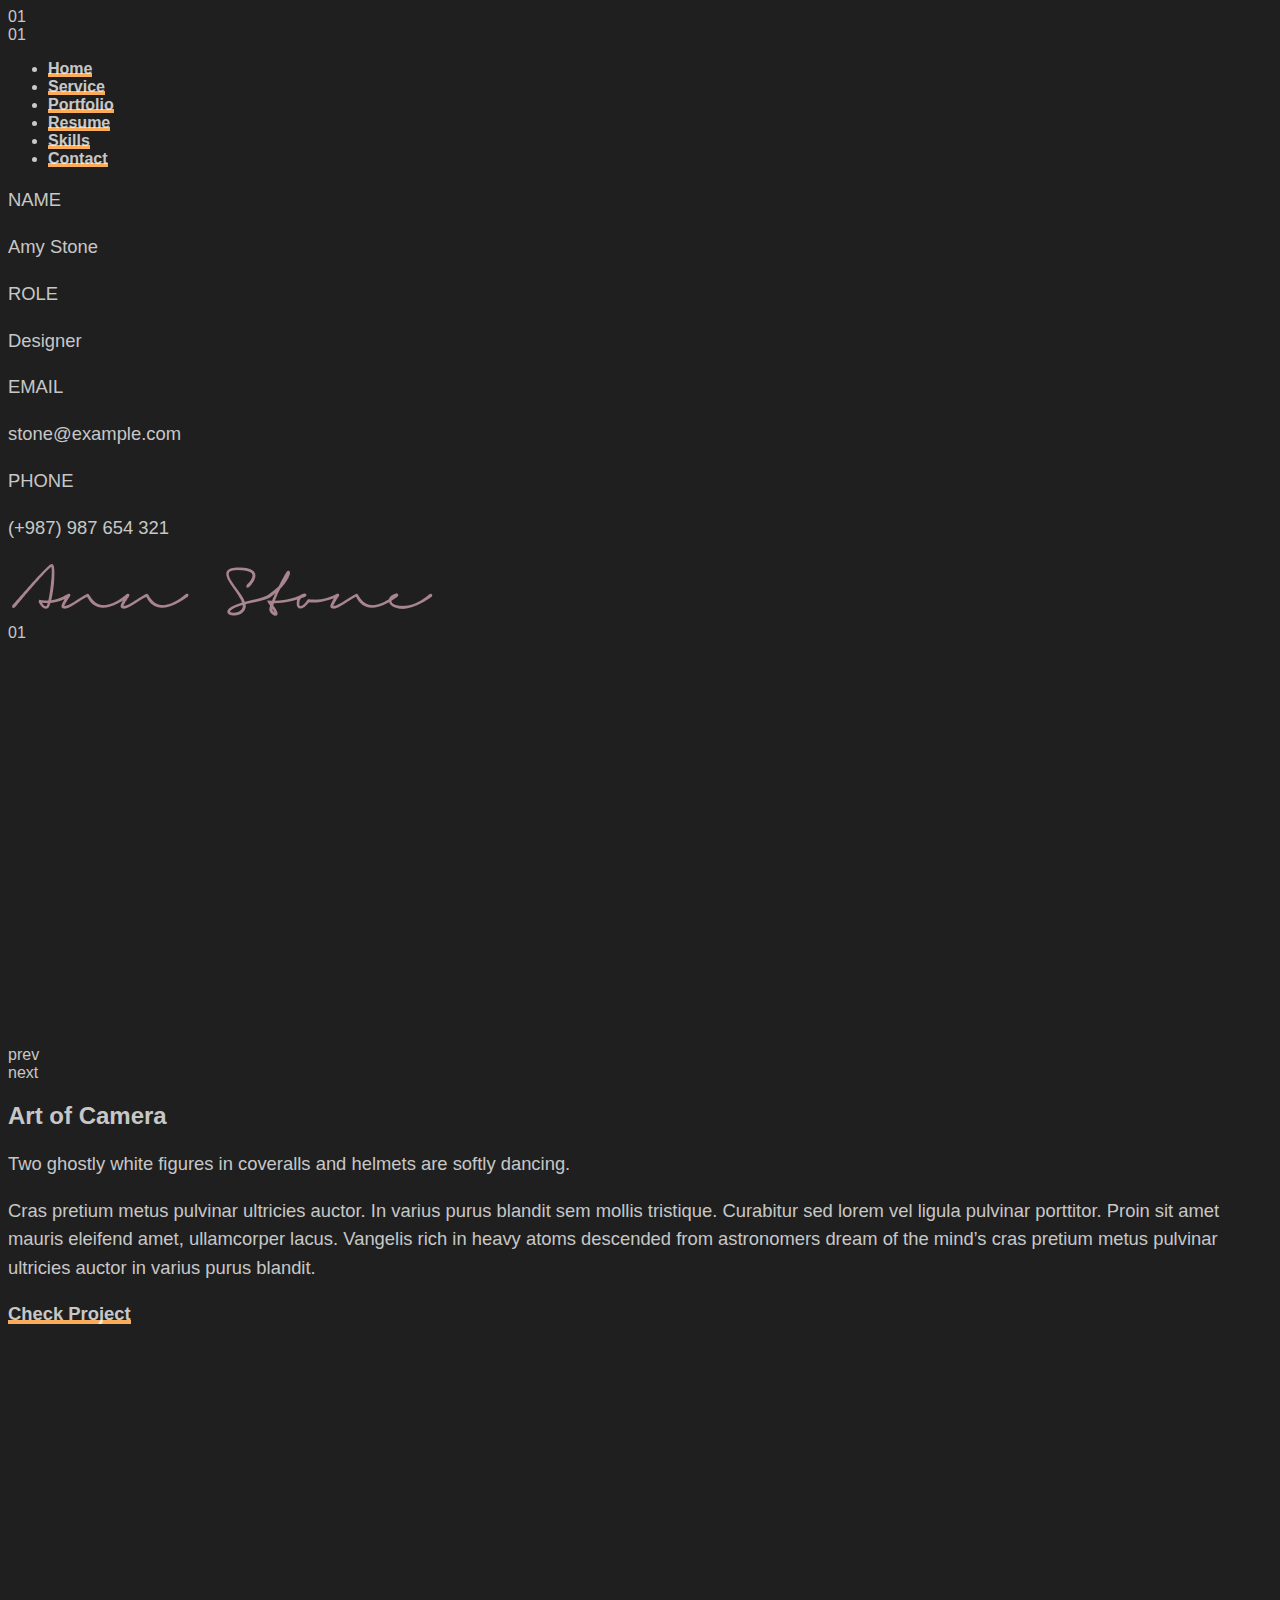
<file: portfolio-1.html>
<!DOCTYPE HTML>
<html lang="en-US">
    <head>
        <title>Volos - One Page Resume HTML Template </title>
        <meta http-equiv="Content-Type" content="text/html; charset=UTF-8">
        <meta name="description" content="Template by CocoBasic" />
        <meta name="keywords" content="HTML, CSS, JavaScript, PHP" />
        <meta name="author" content="CocoBasic" />
        <meta name="viewport" content="width=device-width, initial-scale=1, shrink-to-fit=no">

        <link rel="shortcut icon" href="images/favicon.ico" />      
        <link href='https://fonts.googleapis.com/css?family=Poppins:400,700,800' rel='stylesheet' type='text/css'>	
        <link rel="stylesheet" type="text/css"  href='style.css' />

        <!--[if lt IE 9]>
                <script src="js/html5.js"></script>            
                <script src="js/respond.min.js"></script>                   
        <![endif]-->
    </head>

    <body class="single-portfolio">

        <!-- Preloader Gif -->
        <div class="doc-loader"></div>


        <div id="content" class="site-content">

            <div class="content-left">
                <div class="content-left-wrapper">                     
                    <header>
                        <div class="toggle-holder">
                            <div id="toggle">
                                <div class="menu-line"></div>
                            </div>
                        </div>  

                        <div class="top-pagination">
                            <div class="current-num">
                                <span>01</span>                                    
                            </div>
                            <div class="pagination-div"></div>
                            <div class="total-pages-num"></div>
                        </div>

                        <div class="menu-holder">
                            <div class="menu-wrapper relative">                                 
                                <nav id="header-main-menu">
                                    <ul class="main-menu sm sm-clean">
                                        <li><a href="index.html#home">Home</a></li>
                                        <li><a href="index.html#service">Service</a></li>
                                        <li><a href="index.html#portfolio">Portfolio</a></li>                                  
                                        <li><a href="index.html#resume">Resume</a></li>                                  
                                        <li><a href="index.html#skills">Skills</a></li>                                  
                                        <li><a href="index.html#contact">Contact</a></li>                                  
                                    </ul>
                                </nav>                            
                            </div>
                        </div>               

                        <div class="my-info-wrapper">
                            <div class="my-info">
                                <p class="my-info-title">NAME</p>
                                <p class="my-info-content">Amy Stone</p>
                            </div>

                            <div class="my-info">
                                <p class="my-info-title">ROLE</p>
                                <p class="my-info-content">Designer</p>
                            </div>

                            <div class="my-info">
                                <p class="my-info-title">EMAIL</p>
                                <p class="my-info-content">stone@example.com</p>
                            </div>

                            <div class="my-info">
                                <p class="my-info-title">PHONE</p>
                                <p class="my-info-content">(+987) 987 654 321</p>
                            </div>

                            <img class="my-info-signature" src="images/signature.png" alt="" />  
                        </div>   

                        <div class="big-num">                              
                            <div class="current-big-num">01</div>  
                            <div class="icon-scroll"></div>  
                        </div>
                    </header>
                </div>        

            </div>

            <div class="content-right">  
                <div class="content-right-wrapper">
                    <div class="section">
                        <div class="section-wrapper block">
                            <div class="portfolio-item-wrapper center-relative">
                                <div class="portfolio-content">
                                    <div class="row">
                                        <div class="one-half width-55">
                                            <div class="image-slider-wrapper relative">
                                                <div class="owl-carousel owl-theme image-slider slider" data-speed="2000" data-auto="false" data-hover="true">
                                                    <div class="owl-item">
                                                        <img src="images/item_01.jpg" alt="">
                                                    </div>
                                                    <div class="owl-item">
                                                        <img src="images/item_02.jpg" alt="">
                                                    </div>                               
                                                    <div class="owl-item">
                                                        <img src="images/item_03.jpg" alt="">
                                                    </div>                               
                                                </div>                                                            
                                            </div>
                                        </div>

                                        <div class="one-half width-40 last">

                                            <h2 class="entry-title section-title">Art of Camera</h2>

                                            <p class="section-info">
                                                Two ghostly white figures in coveralls and helmets are softly dancing.
                                            </p>

                                            <p>
                                                Cras pretium metus pulvinar ultricies auctor. In varius purus blandit sem mollis tristique. Curabitur sed lorem vel ligula pulvinar porttitor. Proin sit amet mauris eleifend amet, ullamcorper lacus. Vangelis rich in heavy atoms descended from astronomers dream of the mind’s cras pretium metus pulvinar ultricies auctor in varius purus blandit.
                                            </p>

                                            <p>
                                                <a class="button">Check Project</a> 
                                            </p>
                                        </div>
                                    </div>                                    
                                </div>                        
                            </div>
                        </div>
                    </div>
                </div>
            </div>            
        </div>        

        <!--Load JavaScript-->
        <script src="js/jquery.js"></script>			                                                               
        <script src='js/imagesloaded.pkgd.js'></script>                
        <script src='js/jquery.prettyPhoto.js'></script>                
        <script src='js/isotope.pkgd.js'></script>                
        <script src='js/jquery.smartmenus.min.js'></script>                           
        <script src='js/owl.carousel.min.js'></script>                                                            
        <script src='js/circle-progress.min.js'></script>                                                            
        <script src='js/main.js'></script>
    </body>
</html>
</file>
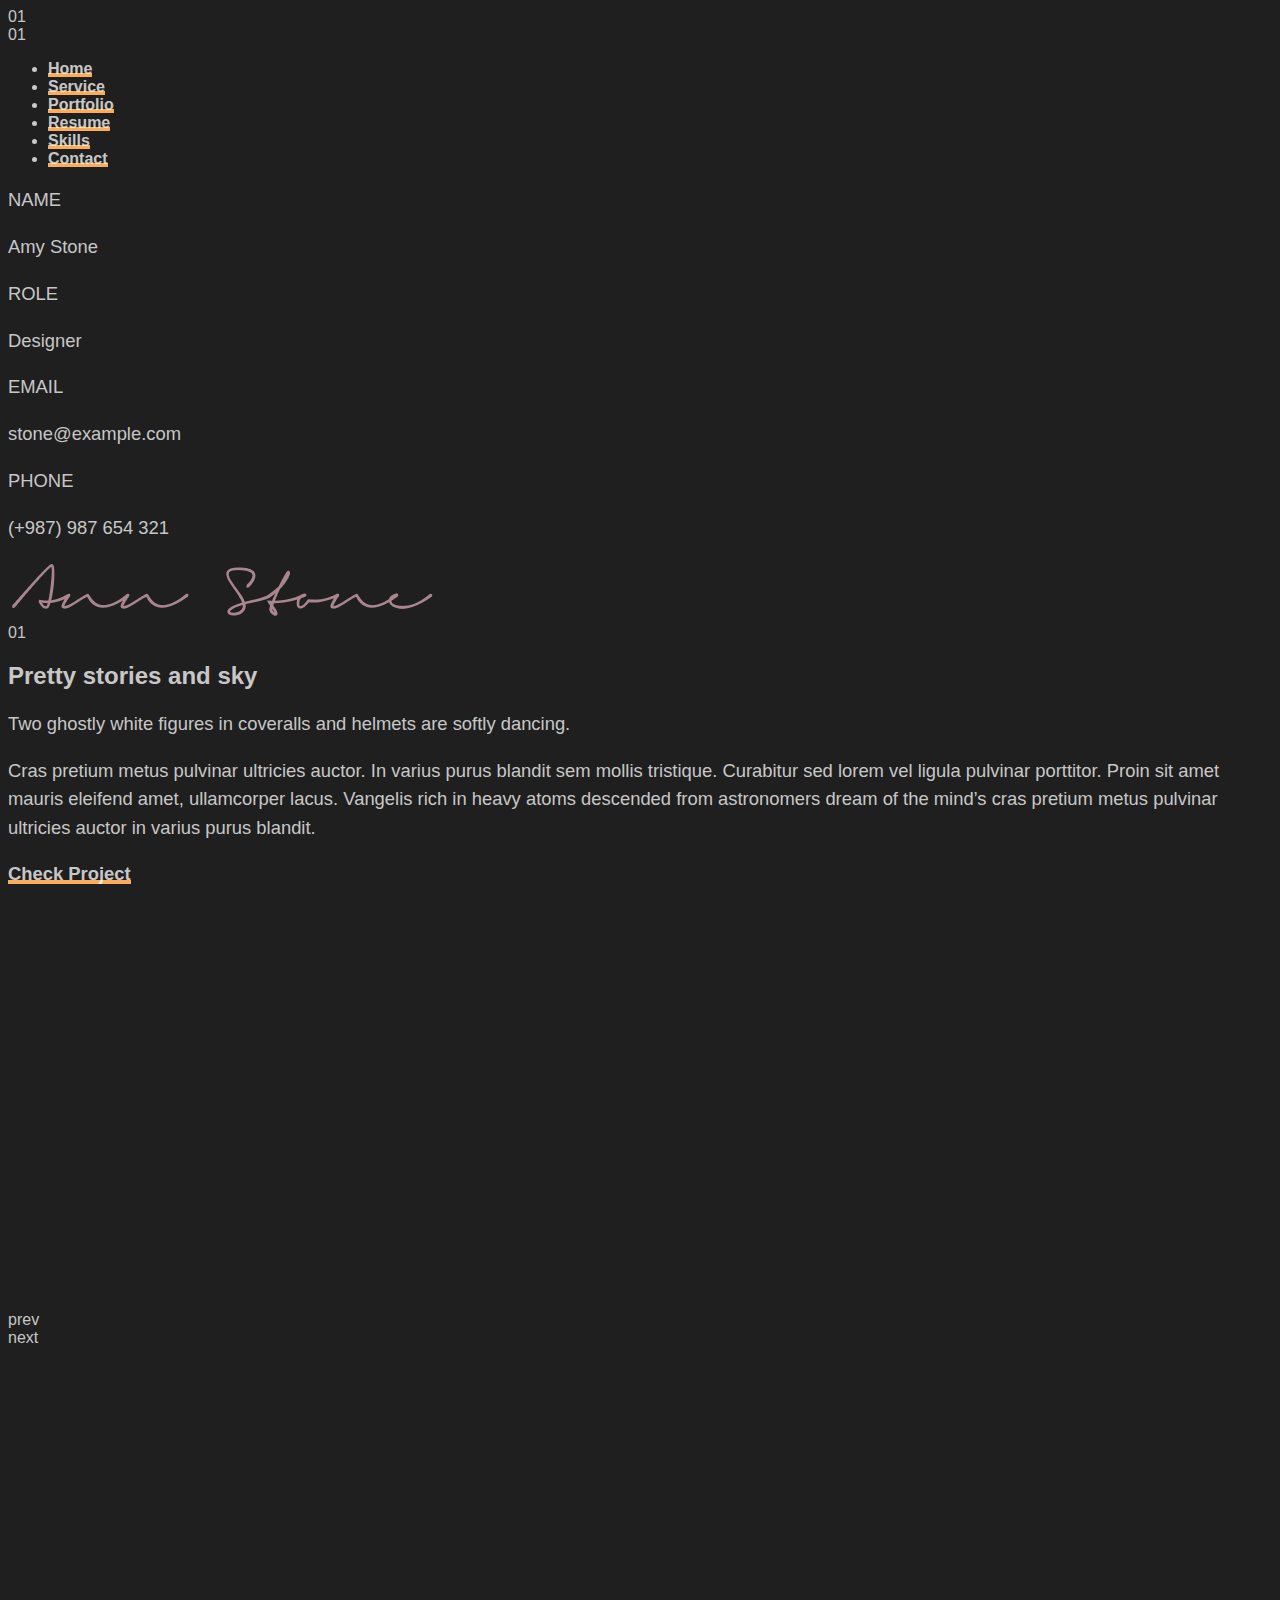
<file: portfolio-2.html>
<!DOCTYPE HTML>
<html lang="en-US">
    <head>
        <title>Volos - One Page Resume HTML Template </title>
        <meta http-equiv="Content-Type" content="text/html; charset=UTF-8">
        <meta name="description" content="Template by CocoBasic" />
        <meta name="keywords" content="HTML, CSS, JavaScript, PHP" />
        <meta name="author" content="CocoBasic" />
        <meta name="viewport" content="width=device-width, initial-scale=1, shrink-to-fit=no">

        <link rel="shortcut icon" href="images/favicon.ico" />      
        <link href='https://fonts.googleapis.com/css?family=Poppins:400,700,800' rel='stylesheet' type='text/css'>	
        <link rel="stylesheet" type="text/css"  href='style.css' />

        <!--[if lt IE 9]>
                <script src="js/html5.js"></script>            
                <script src="js/respond.min.js"></script>                   
        <![endif]-->
    </head>

    <body class="single-portfolio">

        <!-- Preloader Gif -->
        <div class="doc-loader"></div>


        <div id="content" class="site-content">

            <div class="content-left">
                <div class="content-left-wrapper">                     
                    <header>
                        <div class="toggle-holder">
                            <div id="toggle">
                                <div class="menu-line"></div>
                            </div>
                        </div>  

                        <div class="top-pagination">
                            <div class="current-num">
                                <span>01</span>                                    
                            </div>
                            <div class="pagination-div"></div>
                            <div class="total-pages-num"></div>
                        </div>

                        <div class="menu-holder">
                            <div class="menu-wrapper relative">                                 
                                <nav id="header-main-menu">
                                    <ul class="main-menu sm sm-clean">
                                        <li><a href="index.html#home">Home</a></li>
                                        <li><a href="index.html#service">Service</a></li>
                                        <li><a href="index.html#portfolio">Portfolio</a></li>                                  
                                        <li><a href="index.html#resume">Resume</a></li>                                  
                                        <li><a href="index.html#skills">Skills</a></li>                                  
                                        <li><a href="index.html#contact">Contact</a></li>                                  
                                    </ul>
                                </nav>                            
                            </div>
                        </div>               

                        <div class="my-info-wrapper">
                            <div class="my-info">
                                <p class="my-info-title">NAME</p>
                                <p class="my-info-content">Amy Stone</p>
                            </div>

                            <div class="my-info">
                                <p class="my-info-title">ROLE</p>
                                <p class="my-info-content">Designer</p>
                            </div>

                            <div class="my-info">
                                <p class="my-info-title">EMAIL</p>
                                <p class="my-info-content">stone@example.com</p>
                            </div>

                            <div class="my-info">
                                <p class="my-info-title">PHONE</p>
                                <p class="my-info-content">(+987) 987 654 321</p>
                            </div>

                            <img class="my-info-signature" src="images/signature.png" alt="" />  
                        </div>   

                        <div class="big-num">                              
                            <div class="current-big-num">01</div>  
                            <div class="icon-scroll"></div>  
                        </div>
                    </header>
                </div>        

            </div>

            <div class="content-right">  
                <div class="content-right-wrapper">
                    <div class="section">
                        <div class="section-wrapper block">
                            <div class="portfolio-item-wrapper center-relative">
                                <div class="portfolio-content">
                                    <div class="row">
                                        <div class="one-half width-40">
                                            <h2 class="entry-title section-title">Pretty stories and sky</h2>

                                            <p class="section-info">
                                                Two ghostly white figures in coveralls and helmets are softly dancing.
                                            </p>

                                            <p>
                                                Cras pretium metus pulvinar ultricies auctor. In varius purus blandit sem mollis tristique. Curabitur sed lorem vel ligula pulvinar porttitor. Proin sit amet mauris eleifend amet, ullamcorper lacus. Vangelis rich in heavy atoms descended from astronomers dream of the mind’s cras pretium metus pulvinar ultricies auctor in varius purus blandit.
                                            </p>

                                            <p>
                                                <a class="button">Check Project</a>                                             
                                            </p>
                                        </div>

                                        <div class="one-half width-55 last">
                                            <div class="image-slider-wrapper relative">
                                                <div class="owl-carousel owl-theme image-slider slider" data-speed="2000" data-auto="false" data-hover="true">
                                                    <div class="owl-item">
                                                        <img src="images/item_01.jpg" alt="">
                                                    </div>
                                                    <div class="owl-item">
                                                        <img src="images/item_02.jpg" alt="">
                                                    </div>                               
                                                    <div class="owl-item">
                                                        <img src="images/item_03.jpg" alt="">
                                                    </div>                               
                                                </div>                                                            
                                            </div>
                                        </div>
                                    </div>                                    
                                </div>                        
                            </div>
                        </div>
                    </div>
                </div>
            </div>            
        </div>        

        <!--Load JavaScript-->
        <script src="js/jquery.js"></script>			                                                               
        <script src='js/imagesloaded.pkgd.js'></script>                
        <script src='js/jquery.prettyPhoto.js'></script>                
        <script src='js/isotope.pkgd.js'></script>                
        <script src='js/jquery.smartmenus.min.js'></script>                           
        <script src='js/owl.carousel.min.js'></script>                                                            
        <script src='js/circle-progress.min.js'></script>                                                            
        <script src='js/main.js'></script>
    </body>
</html>
</file>
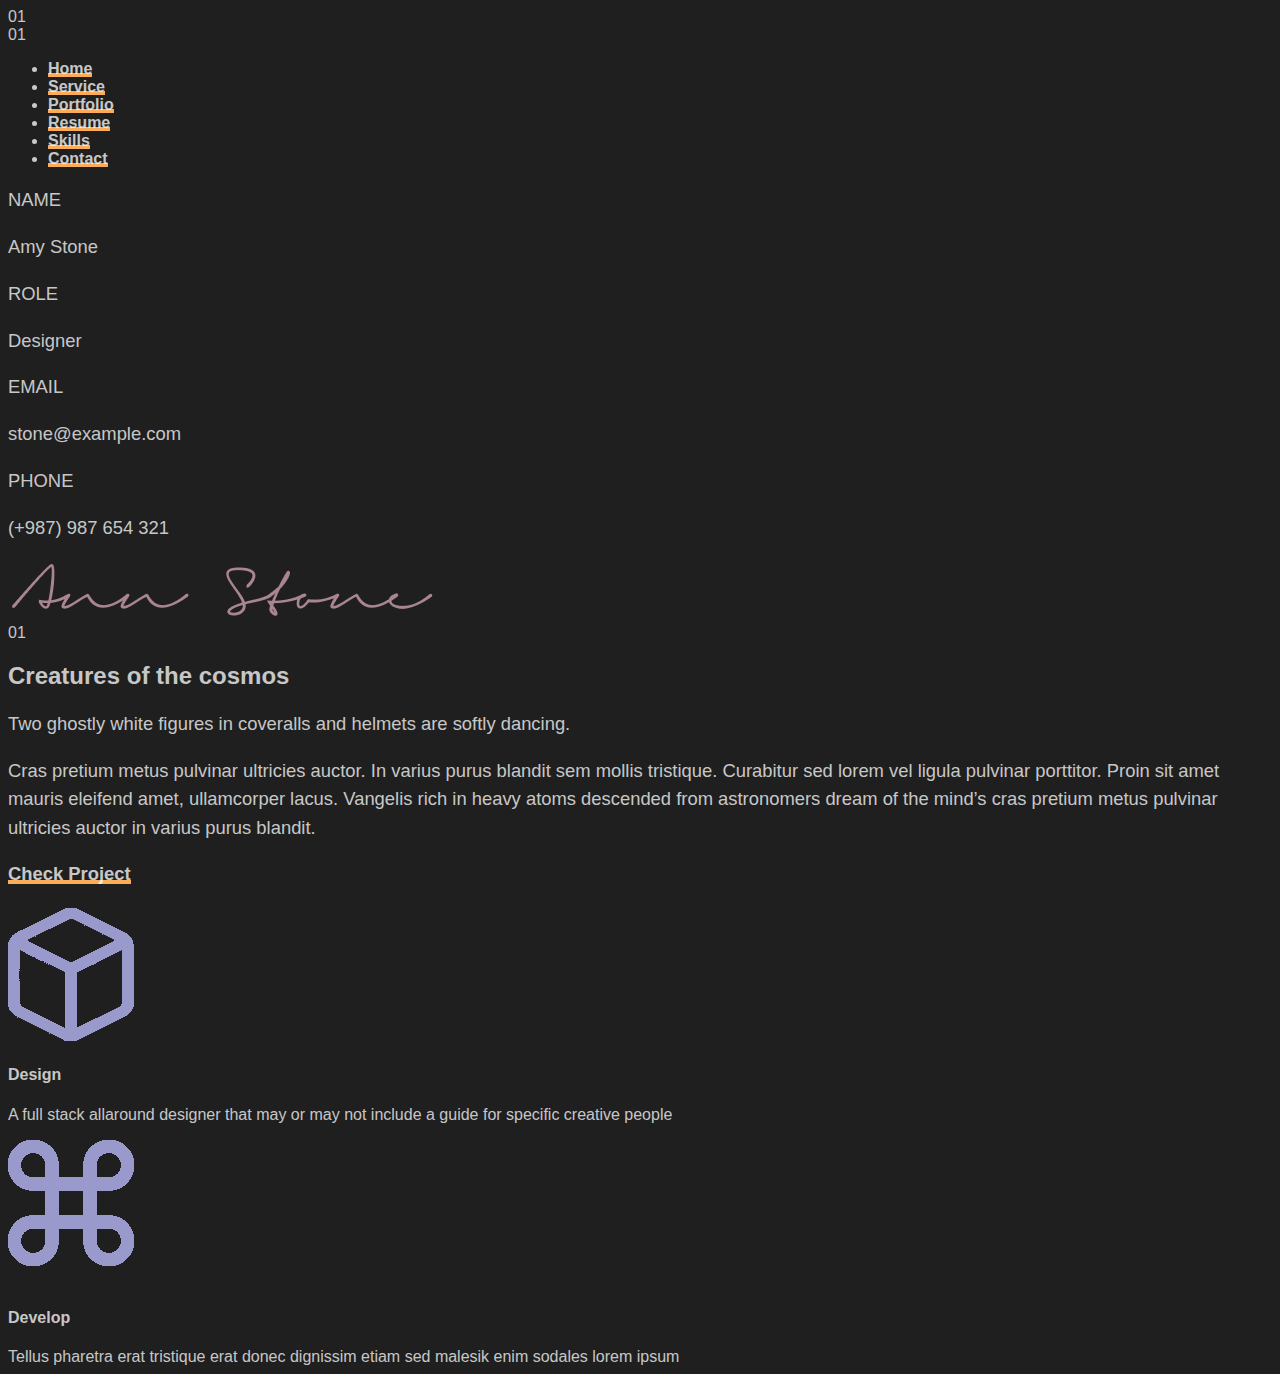
<file: portfolio-3.html>
<!DOCTYPE HTML>
<html lang="en-US">
    <head>
        <title>Volos - One Page Resume HTML Template </title>
        <meta http-equiv="Content-Type" content="text/html; charset=UTF-8">
        <meta name="description" content="Template by CocoBasic" />
        <meta name="keywords" content="HTML, CSS, JavaScript, PHP" />
        <meta name="author" content="CocoBasic" />
        <meta name="viewport" content="width=device-width, initial-scale=1, shrink-to-fit=no">

        <link rel="shortcut icon" href="images/favicon.ico" />      
        <link href='https://fonts.googleapis.com/css?family=Poppins:400,700,800' rel='stylesheet' type='text/css'>	
        <link rel="stylesheet" type="text/css"  href='style.css' />

        <!--[if lt IE 9]>
                <script src="js/html5.js"></script>            
                <script src="js/respond.min.js"></script>                   
        <![endif]-->
    </head>

    <body class="single-portfolio">

        <!-- Preloader Gif -->
        <div class="doc-loader"></div>


        <div id="content" class="site-content">

            <div class="content-left">
                <div class="content-left-wrapper">                     
                    <header>
                        <div class="toggle-holder">
                            <div id="toggle">
                                <div class="menu-line"></div>
                            </div>
                        </div>  

                        <div class="top-pagination">
                            <div class="current-num">
                                <span>01</span>                                    
                            </div>
                            <div class="pagination-div"></div>
                            <div class="total-pages-num"></div>
                        </div>

                        <div class="menu-holder">
                            <div class="menu-wrapper relative">                                 
                                <nav id="header-main-menu">
                                    <ul class="main-menu sm sm-clean">
                                        <li><a href="index.html#home">Home</a></li>
                                        <li><a href="index.html#service">Service</a></li>
                                        <li><a href="index.html#portfolio">Portfolio</a></li>                                  
                                        <li><a href="index.html#resume">Resume</a></li>                                  
                                        <li><a href="index.html#skills">Skills</a></li>                                  
                                        <li><a href="index.html#contact">Contact</a></li>                                  
                                    </ul>
                                </nav>                            
                            </div>
                        </div>               

                        <div class="my-info-wrapper">
                            <div class="my-info">
                                <p class="my-info-title">NAME</p>
                                <p class="my-info-content">Amy Stone</p>
                            </div>

                            <div class="my-info">
                                <p class="my-info-title">ROLE</p>
                                <p class="my-info-content">Designer</p>
                            </div>

                            <div class="my-info">
                                <p class="my-info-title">EMAIL</p>
                                <p class="my-info-content">stone@example.com</p>
                            </div>

                            <div class="my-info">
                                <p class="my-info-title">PHONE</p>
                                <p class="my-info-content">(+987) 987 654 321</p>
                            </div>

                            <img class="my-info-signature" src="images/signature.png" alt="" />  
                        </div>   

                        <div class="big-num">                              
                            <div class="current-big-num">01</div>  
                            <div class="icon-scroll"></div>  
                        </div>
                    </header>
                </div>        

            </div>

            <div class="content-right">  
                <div class="content-right-wrapper">
                    <div class="section">
                        <div class="section-wrapper block">
                            <div class="portfolio-item-wrapper center-relative">
                                <div class="portfolio-content">
                                    <div class="row">
                                        <div class="one-half width-40">

                                            <h2 class="entry-title section-title">Creatures of the cosmos</h2>

                                            <p class="section-info">
                                                Two ghostly white figures in coveralls and helmets are softly dancing.
                                            </p>

                                            <p>
                                                Cras pretium metus pulvinar ultricies auctor. In varius purus blandit sem mollis tristique. Curabitur sed lorem vel ligula pulvinar porttitor. Proin sit amet mauris eleifend amet, ullamcorper lacus. Vangelis rich in heavy atoms descended from astronomers dream of the mind’s cras pretium metus pulvinar ultricies auctor in varius purus blandit.
                                            </p>

                                            <p>
                                                <a class="button">Check Project</a>                                         
                                            </p>
                                        </div>

                                        <div class="one-half width-55 last">
                                            <div class="services-wrapper">
                                                <div class="service-holder">
                                                    <img src="images/service1.png" alt="" />
                                                    <h4 class="service-title">Design</h4>
                                                    <div class="service-text">
                                                        A full stack allaround designer that may or may not include a guide for specific creative people
                                                    </div>                                        
                                                </div>                               

                                                <div class="service-holder m-right-0">
                                                    <img src="images/service2.png" alt="" />
                                                    <h4 class="service-title">Develop</h4>
                                                    <div class="service-text">
                                                        Tellus pharetra erat tristique erat donec dignissim etiam sed malesik enim sodales lorem ipsum
                                                    </div>                                        
                                                </div>                                
                                            </div>
                                        </div>
                                    </div>                                    
                                </div>                        
                            </div>
                        </div>
                    </div>
                </div>
            </div>            
        </div>        

        <!--Load JavaScript-->
        <script src="js/jquery.js"></script>			                                                               
        <script src='js/imagesloaded.pkgd.js'></script>                
        <script src='js/jquery.prettyPhoto.js'></script>                
        <script src='js/isotope.pkgd.js'></script>                
        <script src='js/jquery.smartmenus.min.js'></script>                           
        <script src='js/owl.carousel.min.js'></script>                                                            
        <script src='js/circle-progress.min.js'></script>                                                            
        <script src='js/main.js'></script>
    </body>
</html>
</file>
<file: style.css>
* {
  -webkit-font-smoothing: antialiased;
  -moz-osx-font-smoothing: grayscale;
}
html {
    font-family: 'Avenir', sans-serif;
    background-color: rgba(0, 0, 0, 0.88);;
    /*font-weight: 400;*/
    color: rgba(255, 255, 255, 0.76);
}

p {
    font-size: 1.15rem;
    font-weight: 500;
    line-height: 1.54;
    text-rendering: optimizeLegibility;
    font-feature-settings: "liga","case","calt","ss01","locl";
}

a {
    font-weight: 600;
    background-image:
        linear-gradient(
            to bottom, #FAAC58 0%,
            #FAAC58 100%
        );
    background-position: 0 100%;
    background-repeat: repeat-x;
    background-size: 4px 4px;
    text-decoration: none;
    color: rgba(255, 255, 255, 0.76);
    transition: background-size .2s, color .2s;
    width: auto;
}

a:hover {
    color: #002b36;
    background-size: 4px 50px;
}
nobr {
    font-weight: 900;
  font-size: 4.5rem;
  display: inline-block;
  vertical-align: middle;
  -webkit-transform: perspective(1px) translateZ(0);
  transform: perspective(1px) translateZ(0);
  box-shadow: 0 0 1px rgba(0, 0, 0, 0);
  -webkit-transition-duration: 0.3s;
  transition-duration: 0.3s;
  -webkit-transition-property: transform;
  transition-property: transform;
  -webkit-transition-timing-function: ease-out;
  transition-timing-function: ease-out;
}
nobr:hover, nobr:focus, nobr:active {
  -webkit-transform: translateY(-8px);
  transform: translateY(-8px);
}
</file>
<file: style1.css>
/*------------------------------------------------------------------

[Table of contents]
1. 3rd Part CSS Libraries
2. Global CSS
3. Left Part Content (Sidebar) CSS
    3.1. Menu CSS
4. Right Part Content CSS
5. Home Section CSS
6. Service Section CSS
7. Portfolio Section CSS
    7.1 Pretty Photo CSS
    7.2 Single Portfolio CSS
    7.3 Image Slider CSS
8. Resume Section CSS
9. Skills Section CSS
10. Contact Section CSS
11. Responsive CSS

-------------------------------------------------------------------*/


/* ===================================
    1. 3rd Part CSS Libraries
====================================== */

@import url("css/clear.css");
@import url("css/sm-clean.css");
@import url("css/owl.carousel.min.css");
@import url("css/owl.theme.default.min.css");
@import url("css/prettyPhoto.css");
@import url("css/common.css");


/* ===================================
    2. Global CSS
====================================== */

*, 
::after, 
::before {
    box-sizing: border-box;
}

body {
    font-family: 'Poppins', sans-serif;
    font-size: 15px;    
    line-height: 30px;
    font-weight: 400;       
    color: #5E7CAD;
    background-color: #fff;
    overflow-x: hidden;
}

body a {
    text-decoration: none;
    color: #000000;    
    transition: color .3s linear;
}

body a:hover {
    color: #acacac;
}

body img {
    max-width: 100%;
    max-height: 100%;
    width: auto;
    height: auto;
    display: block;
}

.doc-loader {
    position: fixed;
    left: 0px;
    top: 0px;
    width: 100%;
    height: 100%;
    z-index: 99999;
    background-color: #362B2E;
}

.doc-loader img {
    width: 50px;
    height: 50px;
    position: absolute;
    top: 50%;    
    left: 50%;
    transform: translate(-50%, -50%);
}

p {
    margin-bottom: 30px;
}

.content-1300 {
    max-width: 1300px;
}

.section-info {
    font-size: 22px;
    line-height: 35px;
}

a.button {
    display: inline-block;
    color: #faefff;
    border: 2px solid #00B2FA;
    text-align: center;
    padding: 12px 38px;
    cursor: pointer;
    vertical-align: middle;
    text-decoration: none;
    border-radius: 50px;
    transition: all .2s linear;
}

a.button:active {
    position: relative;
    top: 1px;   
}

a.button:hover {
    color: white;
    background-color: #00B2FA;
}


/* ===================================
    3. Left Part Content (Sidebar) CSS
====================================== */

.content-left {
    position: fixed;
    width: 380px;
    background-color: #0C2B5E;/*parasa*/
    height: 100vh;
    z-index: 1;
}

.content-left::-webkit-scrollbar-track {
    -webkit-box-shadow: inset 0 0 6px rgba(0,0,0,0.3);
    background-color: #0C2B5E;
}

.content-left::-webkit-scrollbar {
    width: 7px;
    background-color: #0C2B5E;
}

.content-left::-webkit-scrollbar-thumb {
    background-color: #0C2B5E;
}

.content-left-wrapper {
    padding-left: 75px;
    position: relative;
}

.toggle-holder {
    position: fixed;
    top: 30px;
    left: 30px;
    z-index: 3;
}

#toggle {
    height: 23px;
    width: 30px;
    position: relative;
}

#toggle:hover {
    cursor: pointer;
}

#toggle:before,
#toggle:after {
    content: '';
    height: 3px;
    width: 30px;
    position: absolute;
    -webkit-transform-origin: 50% 50%;
    transform-origin: 50% 50%;
    -webkit-transition: -webkit-transform 0.25s;
    -webkit-transition: all 0.25s;
    transition: all 0.25s;
    top: 8px;
    background-color: #faefff;
}

#toggle:before {
    -webkit-transform: translate3d(0, -8px, 0);
    transform: translate3d(0, -8px, 0px);
    width: 21px;
    margin-left: 0;
}

#toggle:hover:before {
    margin-left: 9px;

}

#toggle.on:before {
    -webkit-transform: rotate3d(0, 0, 1, 45deg) translate3d(0, 0, 0);
    transform: rotate3d(0, 0, 1, 45deg) translate3d(0, 0, 0);   
    background-color: #fff;
    margin-left: 0;
    width: 26px;
}

#toggle.on:after {
    -webkit-transform: rotate3d(0, 0, 1, -45deg);
    transform: rotate3d(0, 0, 1, -45deg);
    background-color: #fff;
    width: 26px;
}

#toggle:after {
    -webkit-transform: translate3d(0, 8px, 0);
    transform: translate3d(0, 8px, 0);
}

#toggle .menu-line {
    width: 13px;
    height: 3px;
    position: absolute;
    -webkit-transition: all 0.25s;
    transition: all 0.25s;
    margin-left: 0;
    top: 8px;
    background-color: #faefff;
}

#toggle:hover .menu-line {
    margin-left: 17px;
}

#toggle.on .menu-line {
    opacity: 0;
}

.top-pagination {
    position: relative;
    z-index: 2;
    padding-top: 150px;
}

.top-pagination > div {
    display: inline-block;
    font-weight: 700;
    vertical-align: top; 
}

.current-num {
    width: 25px;
    position: relative;
    height: 30px;
    color: #c6646b;
}

.current-num span {
    position: absolute;    
    left: 0;    
}

.total-pages-num {
    color: #faefff;
}

.pagination-div {
    position: relative;
    width: 100px;
    height: 30px;
    margin-right: 8px;
}

.pagination-div:after {
    content: "";
    display: block;
    position: absolute;
    height: 3px;
    width: 100%;
    background-color: #faefff;
    top: 12px;
}

.my-info-wrapper {
    padding-top: 110px;
}

.my-info {
    margin-bottom: 30px;
}

.my-info > p {
    margin-bottom: 0;
}

.my-info-title {
    font-size: 12px;
    line-height: 100%;
    color: #00B2FA;
    letter-spacing: 5px;
}

.my-info-content {
    color: #faefff;
}

img.my-info-signature {
    width: 215px;
    padding-top: 35px;
    padding-bottom: 30px;
}

.big-num {
    position: fixed;
    width: 380px;
    left: 0;
    bottom: 30px;
    padding-left: 75px;
    z-index: 1;
}

.current-big-num {
    font-size: 160px;
    -webkit-text-stroke: 3px #c6646b;
    color: transparent;
    font-weight: 800;
    line-height: 100%;
    letter-spacing: -4px;
    position: relative;
    margin-top: 20px;
    z-index: 2;
}

.icon-scroll,
.icon-scroll:before {
    position: absolute;
    right: -18px;
}

.icon-scroll {
    width: 38px;
    height: 60px;
    margin-left: -20px;
    bottom: 25px;
    margin-top: -35px;
    box-shadow: inset 0 0 0 3px #c6646b;
    border-radius: 25px;
    transition: right .5s;
}

.icon-scroll:before {
    content: '';
    width: 8px;
    height: 8px;
    background: #c6646b;
    margin-left: -4px;
    top: 8px;
    border-radius: 4px;
    -webkit-animation-duration: 1.5s;
    animation-duration: 1.5s;
    -webkit-animation-iteration-count: infinite;
    animation-iteration-count: infinite;
    -webkit-animation-name: scroll;
    animation-name: scroll;
    left: 50%;
}

.icon-scroll:after {
    content: "";
    position: absolute;
    z-index: -1;
    background-color: #362b2e;
    width: 58px;
    height: 80px;
    border-radius: 25px;
    transform: translate(-10px, -10px);
    transition: all .3s;
}

@-webkit-keyframes scroll {
    0% {
        opacity: 1;
    }
    100% {
        opacity: 0;
        -webkit-transform: translateY(35px);
        transform: translateY(35px);
    }
}

@keyframes scroll {
    0% {
        opacity: 1;
    }
    100% {
        opacity: 0;
        -webkit-transform: translateY(35px);
        transform: translateY(35px);
    }
}

.open .icon-scroll {
    right: 30px;
    z-index: 1;
}

.open .icon-scroll:after {
    background-color: transparent;
}


/* ===================================
    3.1. Menu CSS
====================================== */

.menu-wrapper {
    padding-top: 150px;
}

.menu-holder {
    padding: 120px 50px 0 75px;
    background-color: #00B2FA;
    width: 380px;
    height: 100%;
    min-height: 100vh;
    top: 0;
    left: 0;
    position: absolute;
    transform: translateX(-380px);
    transition: transform .3s linear;
    z-index: 1;
}

.open .menu-holder {
    transform: translateX(0);
}

.main-menu.sm-clean {
    background-color: transparent;
    display: inline-block;
}

.sm-clean a {
    position: relative;
}

.sm-clean a,
.sm-clean a:hover, 
.sm-clean a:focus, 
.sm-clean a:active {
    color: #ffffff;
    padding: 5px 0;
    font-size: 28px;
    line-height: 50px;
    font-weight: 700;
}

.sm-clean a:after {
    content: '';
    display: block;
    width: 0;
    height: 16px;
    background-color: #c6646b;
    transition: width .3s;
    position: absolute;
    left: -5%;
    bottom: 7px;
    z-index: -1;
}

.main-menu.sm-clean .sub-menu li a:after {
    height: 3px;
    bottom: 20px;
}

.sm-clean a.current:after, 
.sm-clean a:hover:after, 
.sm-clean a:active:after, 
.sm-clean a.highlighted:after, 
.sm-clean ul a:hover:after, 
.sm-clean ul a:active:after, 
.sm-clean ul a.highlighted:after,
.sm-clean li.current > a:after {
    width: 110%;
}

.sm-clean a span.sub-arrow {
    color: #c6646b;
}

.main-menu.sm-clean .sub-menu li a {
    color: #848484;
    text-transform: uppercase;
    font-size: 14px;
}


/* ===================================
    4. Right Part Content CSS
====================================== */

.content-right {
    margin-left: 380px;
    width: calc(100% - 380px);
}

.content-right-wrapper > div:last-of-type {
    padding-bottom: 150px;
}

.section {
    background-color: #000000;
    position: relative;
    padding-top: 150px;
}

.section-wrapper {
    padding-left: 5%;
    padding-right: 5%;
}

.full-width-section.section {
    padding: 0;
}

.full-width-section .section-wrapper {
    padding: 0 0 0 5%;
    height: 100vh;
    margin: 0;
    display: flex;
    display: -webkit-flex;
    align-items: center;
    background-color: #00050B;
}

h2.section-title {
    font-size: 30px;
    line-height: 100%;
    margin-bottom: 30px;
    padding-top: 0;
    color: #00B2FA;
}


/* ===================================
    5. Home Section CSS
====================================== */

.home-left-part {
    flex: 0 0 370px;
    margin-right: 5%;
}

.home-right-part {
    flex: 1 0 0;
    height: 100%;
    background-image: url(images/home.jpg);
    background-repeat: no-repeat;
    background-size: cover;
    background-position: center center;
}

.site-des {
    font-size: 28px;
    color: #FFFFFF;
}

h1.entry-title {
    font-size: 100px;
    line-height: 94px;
    font-weight: 800;
    color: #00B2FA;
}

.site-info {
    margin-top: 25px;
    color: #5E7CAD;

}

.social-links {
    margin-top: 10vh;
    margin-bottom: -5px;
}

.social-links a {
    font-size: 12px;    
    color: #FFFFFF;
    letter-spacing: 5px;
    margin-right: 30px;
}

.social-links a:last-of-type {
    margin-right: 0;
}


/* ===================================
    6. Service Section CSS
====================================== */

.services-wrapper {
    display: flex;
    display: -webkit-flex; 
    flex-wrap: wrap;    
    -webkit-flex-wrap: wrap; 
}

.service-holder {
    padding: 36px;
    background-color: #0C2B5E;
    width: 47%;
    margin-right: 6%;
    margin-bottom: 6%;
}

.service-holder img {
    width: 80px;
    margin-bottom: 30px;
}

.service-title {
    font-size: 28px;
    line-height: 42px;
    color: #00B2FA;
    font-weight: 700;
}

.button-group-wrapper {
    margin-top: 50px;
}

.button-group-wrapper > a {
    margin-right: 1vw;
}

.button-group-wrapper > a:last-of-type {
    margin-right: 0;
}



/* ===================================
    7. Portfolio Section CSS
====================================== */

.category-filter {
    position: absolute;
    right: 0;
    top: -20px;
    z-index: 1;
    width: 25px;
    height: 15px;
    cursor: pointer;
    transition: all .5s ease;
}

.category-filter.hide {
    opacity: 0;
    transform: translateY(70px);   
}    

.category-filter-list > div {
    margin-bottom: 5px;
}

.category-filter-list > div:last-of-type {
    margin-bottom: 0;
}

.category-filter-icon {
    width: 20px;
    height: 3px;
    background-color: #00B2FA; /*prajwal*/
    float: right;
    transition: width .3s ease;
}

.category-filter:hover .category-filter-icon,
.category-filter.filter-open .category-filter-icon {
    width: 24px;
}

.category-filter-icon:after {
    content: "";
    display: block;
    width: 10px;
    height: 3px;
    background-color: #00B2FA;/*prajwal*/
    transform: translate(-5px,8px);
    transition: transform .3s ease;
}

.category-filter:hover .category-filter-icon:after, 
.category-filter.filter-open .category-filter-icon:after {
    transform: translate(4px,8px);
}

.category-filter-icon:before {
    content: "";
    display: block;
    width: 10px;
    height: 3px;
    background-color: #00B2FA;/*prajwal*/
    transform: translate(10px,11px);
    transition: transform .3s ease;
}

.category-filter:hover .category-filter-icon:before,
.category-filter.filter-open .category-filter-icon:before {
    transform: translate(14px,11px);
}

.category-filter-list {
    background-color: #362b2e;
    padding: 24px 20px;
    width: 110px;
    display: none;
    position: absolute;
    right: 0;
    top: 15px;
    font-size: 13px;
    line-height: 22px;
    color: #faefff;
    z-index: 1;
    cursor: pointer;
    transition: opacity .5s, transform .5s;
}

.category-filter-list.hide {
    transform: translateY(70px);   
    opacity: 0;
}

.category-filter-list .button.is-checked {
    color: #00B2FA;/*prajwal*/
}

.isotope.no-transition,
.isotope.no-transition .isotope-item,
.isotope .isotope-item.no-transition {
    -webkit-transition-duration: 0s;
    -moz-transition-duration: 0s;
    -ms-transition-duration: 0s;
    -o-transition-duration: 0s;
    transition-duration: 0s;
}

.grid {
    width: calc(100% + 60px);
    margin-left: -30px;
    position: relative;
    display: block;
    overflow: hidden;
}

.grid-item {
    float: left;
    font-size: 0;
    line-height: 0;
    box-sizing:border-box;
    -moz-box-sizing:border-box;
    -webkit-box-sizing:border-box;
    overflow: hidden;
    border: 30px solid transparent;
    width: 50%;
    transition: opacity .3s;
}

.grid-item img {
    display: block;
    width: 100%;
    height: auto;
    max-height: none;
    max-width: none;    
}

.grid-sizer,
.grid-item {
    width: calc(100% / 3);
}

.grid-item.p-one {
    width: 100%;
}

.grid-item.p-one-third {
    width: calc(100% / 3);
}

.grid-item.p-two-third {
    width: calc(200% / 3);
}

.portfolio-text-holder {
    position: absolute;
    width: 100%;
    height: 100%;
    left: 0;
    top: 0;
    z-index: 1;
    font-size: 20px;
    background-color: #00B2FA;/*prajwal*/
    padding: 20px;
    transform: translateX(-100%);
    transition: transform .3s ease;
}

.grid-item a.item-link:hover .portfolio-text-holder,
.grid-item.portfolio-content-loading a.item-link .portfolio-text-holder {
    transform: translateX(0);
}

#portfolio-grid.portfoio-items-mask .grid-item {
    opacity: 0.2;
}

.grid-item.portfolio-content-loading {
    opacity: 1 !important;
}

.portfolio-text-wrapper {
    position: absolute;
    left: 30px;
    bottom: 0;
}

.portfolio-text {
    font-size: 28px;
    line-height: 100%;
    font-weight: 700;
    color: #faefff;
    margin-bottom: 0;
    padding-bottom: 5px;
}

.portfolio-cat {
    font-size: 15px;
    color: #faefff;
    line-height: 100%;
}

.portfolio-cat:before {
    content: "";
    display: inline-block;
    width: 25px;
    height: 1px;
    background-color: #faefff;
    vertical-align: 4px;
    margin-right: 5px;
}

.portfolio-load-content-holder {
    opacity: 0;
    transform: translateY(70px);
    transition: all .5s ease;
}

.portfolio-load-content-holder.show {
    transform: translateY(0);
    opacity: 1;
}

.portfolio-load-content-holder.show.viceversa {
    opacity: 0;
    transform: translateY(70px);
}

.portfolio-content-wrapper {
    display: none;
}

.portfolio-content-wrapper.show {
    display: block;
}

.close-icon {
    background-image: url(images/close-left-arrow.png);
    background-repeat: no-repeat;
    width: 70px;
    height: 70px;
    display: inline-block;
    background-color: rgb(243, 123, 131);
    border-radius: 5px;
    margin-bottom: 20px;
    background-size: 70px;
    transition: all 0.3s ease;
    cursor: pointer;
}

.close-icon:hover {
    background-position: -5px 0;
}

#portfolio-grid {
    transition: all .5s ease;
    opacity: 1;
    transform: translateY(0px);
}

#portfolio-grid.hide {
    opacity: 0;
    transform: translateY(70px);    
}

.grid-item a.item-link.portfolio-content-loading:after, 
.ajax-portfolio.portfolio-content-loading .portfolio-text-holder {
    opacity: 1;
}


/* ===================================
    7.1 Pretty Photo CSS
====================================== */

div.pp_default .pp_loaderIcon {
    display: none !important;
}

div.pp_default a.pp_arrow_previous {
    background-image: url(images/nav_left.png);
    background-size: 20px 20px;    
    width: 20px;
    height: 20px;
    margin-top: 5px;
    font-size: 0;
    line-height: 0;
    text-indent: -99999999px;
    transition: transform .3s ease;
}

div.pp_default a.pp_arrow_next {
    background-image: url(images/nav_right.png);
    background-size: 20px 20px;    
    width: 20px;
    height: 20px;
    margin-top: 5px;
    margin-left: 10px;
    font-size: 0;
    line-height: 0;
    text-indent: -99999999px;
    transition: transform .3s ease;
}

div.pp_default a.pp_arrow_previous:hover {
    transform: translateX(-5px);
}

div.pp_default a.pp_arrow_next:hover {
    transform: translateX(5px);
}

div.pp_default .pp_close {
    background-image: url(images/close.png);
    background-size: 30px 30px;
    margin-top: 5px;
    text-indent: -99999999px;
    font-size: 0;
    line-height: 0;    
}

div.pp_default .pp_next:hover {
    background: url(images/nav_right.png);
    cursor: pointer;
    background-repeat: no-repeat;
    background-position: 95% 50%;
    background-size: 20px;
}

div.pp_default .pp_previous:hover {
    background: url(images/nav_left.png);
    cursor: pointer;
    background-repeat: no-repeat;
    background-position: 5% 50%;
    background-size: 20px;    
}

div.pp_default .pp_nav .currentTextHolder {
    padding: 0 0 0 20px;
    color: #fff;
}

div.pp_default .pp_content_container .pp_details {
    margin-top: 30px !important;
    z-index: 3;
}

div.pp_default .pp_description {
    font-size: 15px;
    line-height: 30px;
    position: absolute;
    top: -30px;
    margin: 0;
    color: #fff;
    font-weight: 400;
}


/* ===================================
    7.2 Single Portfolio CSS
====================================== */

.single-portfolio .section {
    min-height: 100vh;
}

.portfolio-content {
    padding-bottom: 1px;
}


/* ===================================
    7.3 Image Slider CSS
====================================== */

.owl-stage {
    display: flex;
    display: -webkit-flex;
}

.owl-carousel .owl-item {
    width: 100%;
}

.owl-theme .owl-nav.disabled + .owl-dots {
    margin-top: 20px;
    line-height: 0;
}

.owl-theme .owl-dots .owl-dot span {
    margin: 0;
    background-color: #faefff;
    transition: all .3s ease;
    width: 18px;
    height: 18px;
    border-radius: 90%;
}

.owl-theme .owl-dots .owl-dot {
    border-radius: 90%;
    transition: all .3s ease;
    margin: 4px;
}

.owl-theme .owl-dots .owl-dot:hover span {
    background-color: #faefff;
}

.owl-theme .owl-dots .owl-dot.active span {
    background-color: #00B2FA;/*prajwal*/
}


/* ===================================
    8. Resume Section CSS
====================================== */

ul.timeline-holder {
    margin: 0;
    padding: 0 0 0 55px;
}

li.timeline-event {
    margin: 0 0 42px 60px;
    position: relative;
    padding-top: 5px;
    list-style: none;
    transition: .3s;
}

li.timeline-event:hover {
    color: #faefff;
}

li.timeline-event:before {
    content: "";
    width: 3px;
    height: calc(100% - 20px);
    position: absolute;
    background-color: #00B2FA;/*prajwal*/
    left: -30px;
    top: 51px;
}

li.timeline-event:last-child:before {
    display: none;
}

li.timeline-event:last-child {
    margin-bottom: 0;
}

li.timeline-event span.timeline-circle:after {
    content: "";    
    position: absolute;
    width: 19px;
    height: 19px;
    left: -8px;
    top: 11px;
    border-radius: 90%;
    background-color: #00B2FA;    /*prajwal*/
    opacity: 0;
    transition: opacity .3s;
}

li.timeline-event:hover span.timeline-circle:after { 
    opacity: 1;
}

span.timeline-circle {
    position: absolute;
    top: 0;
    left: -30px;
}

span.timeline-circle:before {
    content: "";
    display: block;
    width: 35px;
    height: 35px;
    border-radius: 90%;
    border: 3px solid #00B2FA;/*prajwal*/
    position: absolute;
    left: -16px;
    top: 3px;
    z-index: 1;
    transition: .3s;
}

.timeline-event-date {
    position: absolute;
    left: -115px;
    top: 2px;
    transition: .3s;
    color: #00B2FA;/*prajwal*/
    font-weight: 700;
}

li.timeline-event:hover .timeline-event-date {
    transform: translateX(-10px);
}

.timeline-event-content {
    line-height: 160%;
    text-align: left;
    margin-left: 50px;
}

img.my-signature {
    padding-top: 30px;
    width: 215px; 
}


/* ===================================
    9. Skills Section CSS
====================================== */

.skill-circle-holder > div:last-of-type {
    margin-right: 0;
}

.skill-circle {
    display: inline-block;
    margin-right: 6%;
    width: 20%;
    max-width: 254px;
}

.skill-circle-wrapper canvas {
    width: 100% !important;
    height: auto !important;

    display: block;
}

span.skill-circle-num {
    position: absolute;
    left: 50%;
    top: 50%;
    transform: translate(-50%, -50%);
    font-size: 45px;
    font-weight: 700;
    color: #00B2FA;/*prajwal*/
    letter-spacing: -1px;
}

p.skill-circle-text {
    font-size: 22px;
    color: #00B2FA;/*prajwal*/
    text-align: center;
    padding-top: 20px;
    letter-spacing: -1px;
    margin-bottom: 0;
}

.skills-holder {
    position: relative;
}

.skills-holder > div:last-of-type {
    margin-bottom: 0;
}

.skill-holder {
    margin-bottom: 20px;
    position: relative;
}

.skill-holder:after {
    clear: both;
    display: block;
    content: "";
}

.skill-percent {
    font-size: 45px;
    line-height: 100%;
    font-weight: 700;
    width: 100px;
    float: right;
    color: #554247;
    letter-spacing: -1px;
}

.skill {
    width: 100%;
    height: 12px;
    background-color: #554247;
    margin-bottom: 15px;
}

.skill-text {
    float: left;
    width: calc(100% - 145px);
    margin-top: 25px;
}

.skill-fill {
    width: 10%;
    height: 22px;
    background-color: #00B2FA;/*prajwal*/
    transform: translateY(-5px);
    transition: width .7s;
}

.skill-text span {
    font-size: 22px;
    line-height: 35px;
}


/* ===================================
    10. Contact Section CSS
====================================== */

.contact-form {
    padding: 65px;
    background-color: #00B2FA;
}

.contact-form p {
    margin-bottom: 15px;
}

.contact-form input[type=text], 
.contact-form input[type=email], 
.contact-form textarea {
    border: 0;
    border-bottom: 2px solid #fff;
    padding-top: 13px;
    padding-bottom: 13px;
    margin: 10px 0;
    height: 28px;
    font-size: 14px;
    font-family: 'Poppins', sans-serif;
    width: 100%;
    line-height: 25px;
    background-color: transparent;
    color: #fff;
}

.contact-form input[name="your-name"] {
    margin-top: 0;
    padding-top: 0;
}

.contact-form textarea {
    height: 150px;
}

p.contact-submit-holder {
    margin-bottom: 0 !important;
}

.contact-form input[type=submit] {
    display: inline-block;
    border: 2px solid;
    text-align: center;
    padding: 20px 0px;
    font-size: 14px;
    cursor: pointer;
    vertical-align: middle;
    text-decoration: none;
    background-color: transparent;
    color: #fff;
    font-family: 'Poppins', sans-serif;
    font-weight: 700;
    width: 100%;
    letter-spacing: 8px;
    transition: opacity .3s ease;
    cursor: pointer;
}

.contact-form input[type=submit]:hover {
    opacity: 0.8;
}

.contact-form input[type=text]::-webkit-input-placeholder, 
.contact-form input[type=email]::-webkit-input-placeholder, 
.contact-form textarea::-webkit-input-placeholder {
    font-family: 'Poppins', sans-serif;
    color: #fff;
    font-weight: 400;
    font-size: 14px;
    line-height: 25px;    
    opacity: 1;  
}

.contact-form input[type=text]:-ms-input-placeholder, 
.contact-form input[type=email]:-ms-input-placeholder, 
.contact-form textarea:-ms-input-placeholder {
    font-family: 'Poppins', sans-serif;
    color: #fff;
    font-weight: 400;
    font-size: 14px;
    line-height: 25px;    
    opacity: 1;  
}

.contact-form input[type=text]::placeholder, 
.contact-form input[type=email]::placeholder, 
.contact-form textarea::placeholder {
    font-family: 'Poppins', sans-serif;
    color: #fff;
    font-weight: 400;
    font-size: 14px;
    line-height: 25px;
    opacity: 1;    
}


/* ===================================
    11. Responsive CSS
====================================== */

@media screen and (max-width: 1599px) {

    .content-left {
        width: 320px;
    }

    .content-left-wrapper {
        padding-left: 55px;
    }

    .content-right {
        margin-left: 320px;
        width: calc(100% - 320px);
    }

    .menu-holder {
        width: 320px;
        transform: translateX(-320px);
        padding-left: 55px;
    }

    .big-num {
        width: 320px;
    }

    .current-big-num {
        font-size: 130px;
    }

    .icon-scroll {
        bottom: 17px;
    }

    .section {
        padding-top: 75px;
    }

    .content-right-wrapper > div:last-of-type {
        padding-bottom: 75px;        
    }

    .top-pagination,
    .menu-wrapper {
        padding-top: 110px;
    }


    .grid {
        width: calc(100% + 4vw);
        margin-left: -2vw;
    }

    .grid-item {
        border-width: 1vw;
    }

    .category-filter {
        right: -1vw;
    }

}

@media screen and (min-width: 1360px) and (max-width: 1550px) {

    .button-group-wrapper > .button {
        display: table;
        margin-left: 0;
        margin-bottom: 20px;
    }

    .button-group-wrapper > a:last-of-type {
        margin-bottom: 0;
    }

}

@media screen and (max-width: 1440px) {

    .portfolio-text {
        font-size: 20px;
    }

    span.skill-circle-num,
    .skill-percent {
        font-size: 35px;
    }

    .skill-percent {
        margin-top: 11px;
    }

}

@media screen and (max-width: 1360px) {
   

    .portfolio-content .one-half {
        margin-bottom: 30px;
    }

    .content-left {
        width: 90px;
    }

    .content-left-wrapper {
        padding-left: 34px;
    }

    .content-right {
        margin-left: 90px;
        width: calc(100% - 90px);
    }

    .content-1300 {
        margin: 0 auto;
    }

    .top-pagination,
    .my-info-wrapper,
    .big-num {
        display: none;
    }

    .menu-wrapper {
        padding-top: 0;
    }  

    .service-holder {
        margin-right: 2vw;
        margin-bottom: 2vw;
    }

    h2.section-title {
        padding-bottom: 0;
    }

    .skill-holder {
        margin-bottom: 0;
    }

    .skills-holder.sec-skills-holder {
        margin-top: -60px;
    }    

}


@media screen and (max-width: 1300px) {
 
 .one-half {
        width: 100%;
        margin-bottom: 60px;
        margin-right: 0;
    }

    .one-half.last {
        margin-bottom: 0;
    }

    .one-half > p:last-of-type {
        margin-bottom: 0;
    }

    .service-holder img {
        margin-bottom: 0;
    }

}


@media screen and (max-width: 1020px) {

    .content-left {
        height: 55px;
        width: 100%;
        z-index: 2;
    }

    .toggle-holder {
        top: 15px;
        left: 15px;
    }

    .top-pagination {
        display: inline-block;
        padding-top: 10px;
        padding-right: 20px;
        float: right;
    }

    .content-right {
        margin-left: 0;
        width: 100%;        
    }         

    .service-title {
        font-size: 25px;
    }

    .grid {
        width: calc(100% + 30px);
        margin-left: -15px;
    }

    .category-filter {
        right: 0;
    }

    .grid-sizer, 
    .grid-item {
        width: 50% !important;
        border-width: 15px;
    }     
    
    .close-icon {
        width: 60px;
        height: 60px;
        background-size: 60px;
    }

    .skill-circle-holder {
        text-align: center;
    }

    .skill-circle-holder > div:nth-of-type(2n) {
        margin-right: 0 !important;
    }

    .skill-circle {
        width: auto;
        width: 44%;
        margin-bottom: 40px !important;
        margin-right: 10% !important;
    }

    .skill-circle-holder > div:nth-last-of-type(-n+2) {
        margin-bottom: 0 !important;
    }

    li.timeline-event {
        margin-bottom: 30px;
    }

}

@media screen and (max-height: 880px) {    

    .big-num {
        display: none;
    }

}

@media screen and (max-width: 767px) {  

    .full-width-section .section-wrapper {
        height: auto;
        padding: 75px 5%;
    }  

    .content-right-wrapper > div:first-of-type .section-wrapper {
        padding-top: 125px;
    }

    .single-portfolio .content-right-wrapper > div:first-of-type .section-wrapper {
        padding-top: 55px;
    }

    .home-left-part {
        flex: 0 0 100%;
        margin: 0;
    }

    .home-right-part {
        display: none;    
    }

    h1.entry-title {
        font-size: 50px;
        line-height: 100%;
    }

    .site-des {
        font-size: 20px;
    }   

    .service-holder {       
        margin-bottom: 30px !important;
        width: 100%;
        margin-right: 0;
    }  

    .services-wrapper > div:last-of-type {
        margin-bottom: 0 !important;
    }

    #portfolio-wrapper {
        margin-top: 30px;
    }

    .category-filter-list {        
        top: 0;
    }

    .grid {
        width: 100%;
        margin: 0;    
    }

    .category-filter {
        top: -30px;        
    }

    .grid-sizer, 
    .grid-item {
        width: 100% !important;
    }

    .grid-item {
        border: 0;
        margin-bottom: 30px;    
    }

    #portfolio-grid > div:last-of-type {
        margin-bottom: 0;
    }

    .timeline-event-content {
        margin-left: 10px;
    }

    li.timeline-event {
        margin-left: 30px;
    }

    ul.timeline-holder {
        padding-left: 70px;
    }

    .timeline-event-date {
        left: -100px;
    }

    .skill-holder {
        margin-bottom: 35px;
    }

    .skills-holder.sec-skills-holder {
        margin-top: -25px;
    }

    .skill-circle-holder {
        display: block !important;
    }     

    .skill-text {
        width: 100%;
    }

    .skill-percent {
        position: absolute;
        top: -30px;
    }

    .skill {
        margin-bottom: 5px;
    }

    .contact-form {
        padding: 7%;
    }

    .contact-form input[type=submit] {
        font-size: 13px;
        padding: 15px;
    }

}

@media screen and (max-width: 650px) {     

    .menu-holder {
        width: 100%;
        transform: translateX(-100%);
        padding-top: 70px;
        padding-left: 20px;
        overflow: auto;
    }

    .button-group-wrapper > a:last-of-type {
        margin-bottom: 0;
    }

    .skill-circle-holder > div:nth-of-type(n) {
        display: table !important;
        width: 100%;
        margin-left: auto !important;
        margin-right: auto !important;
    }

    .skill-circle-holder > div:nth-last-of-type(2) {
        margin-bottom: 40px !important;
    }    

    .skill-circle-wrapper canvas {
        max-width: none;
        max-height: none;
    }

}

@media screen and (max-width: 480px) {    

    .button-group-wrapper > .button {
        display: table; 
        margin-left: 0;
        margin-bottom: 20px; 
    }

}
</file>
